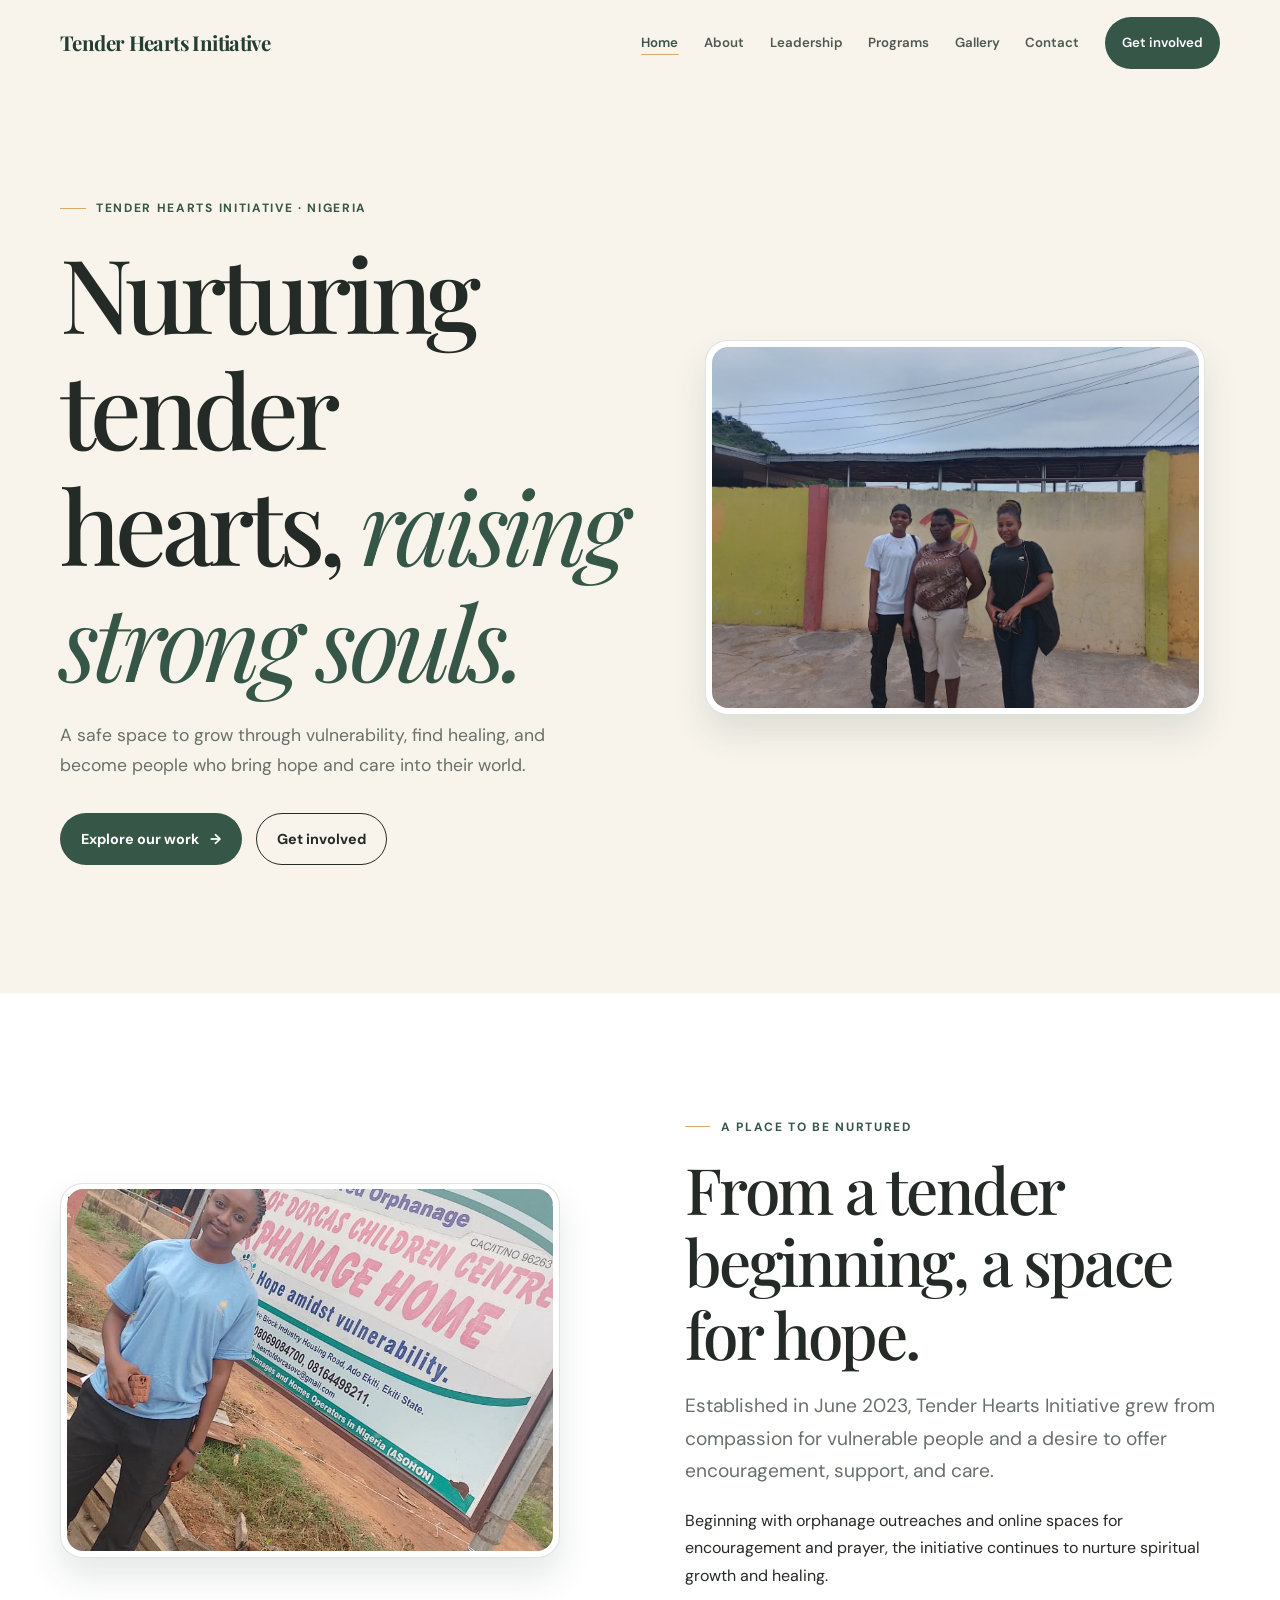
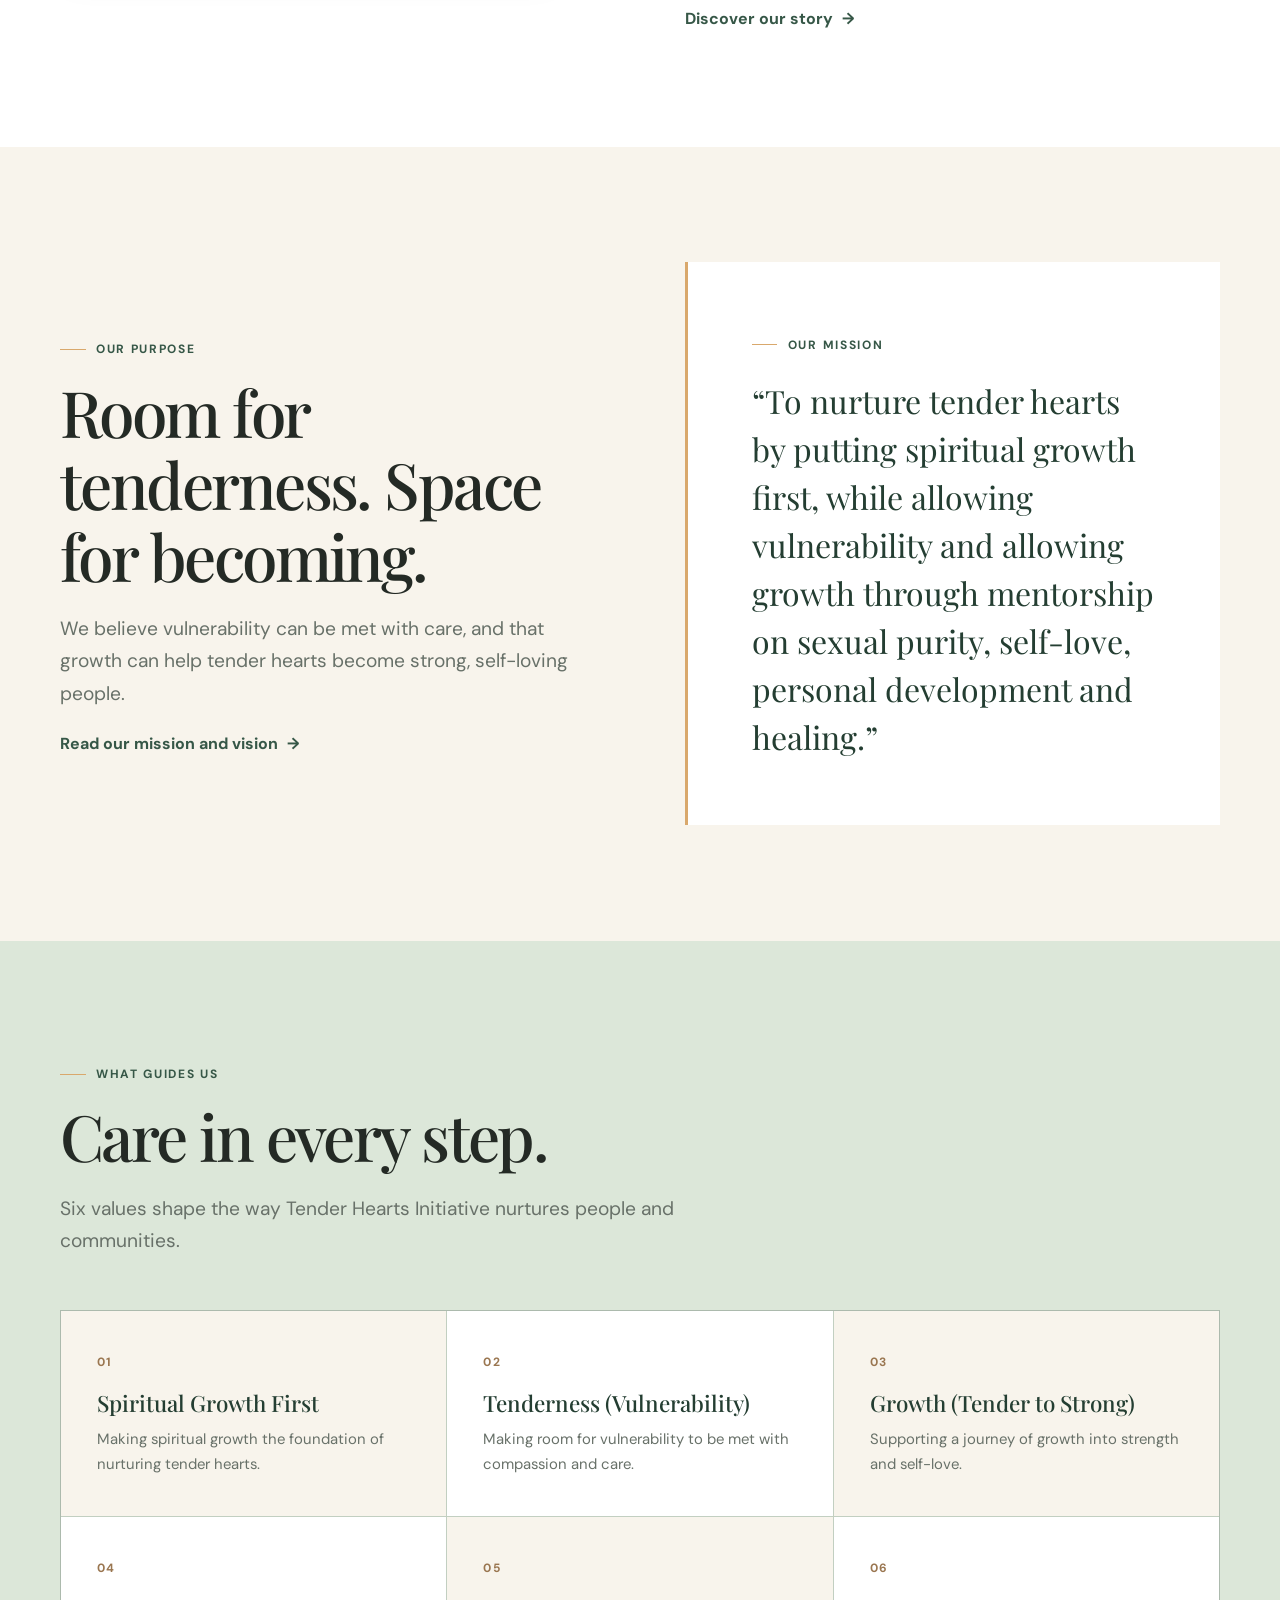
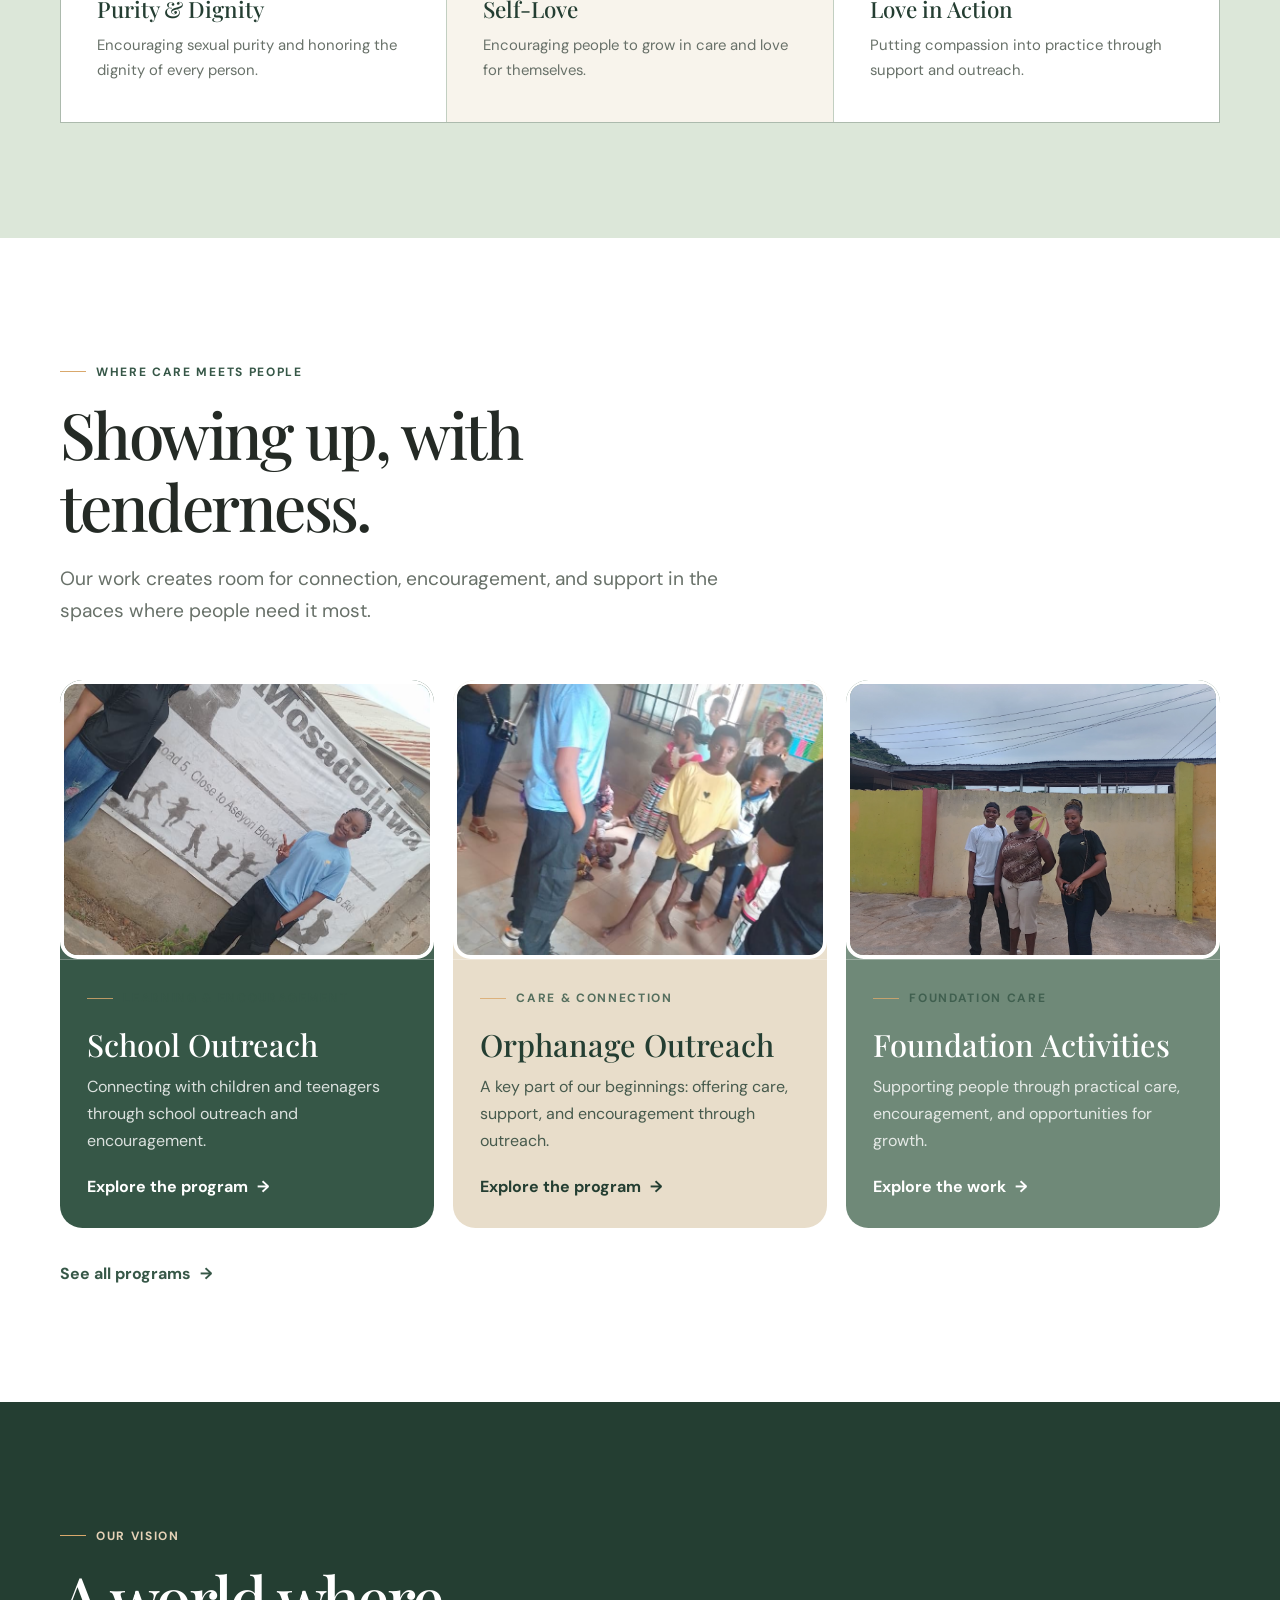
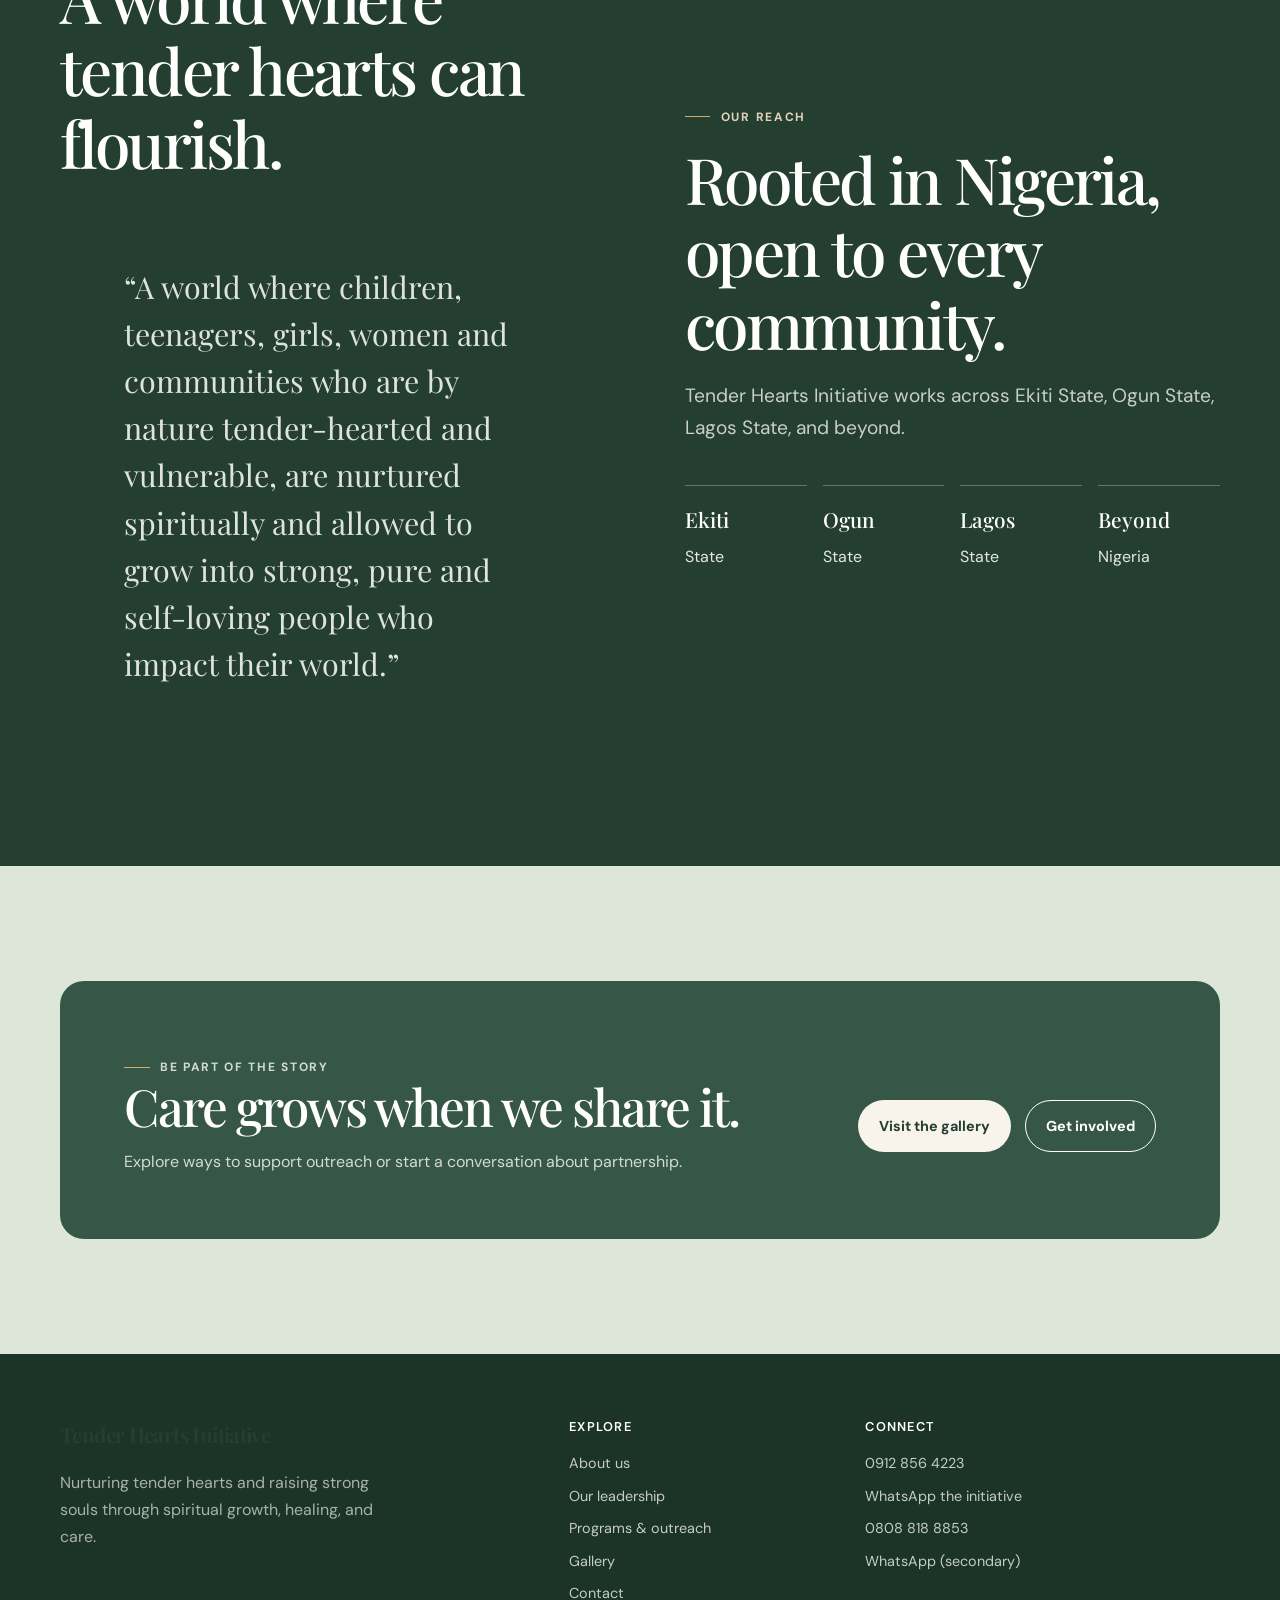
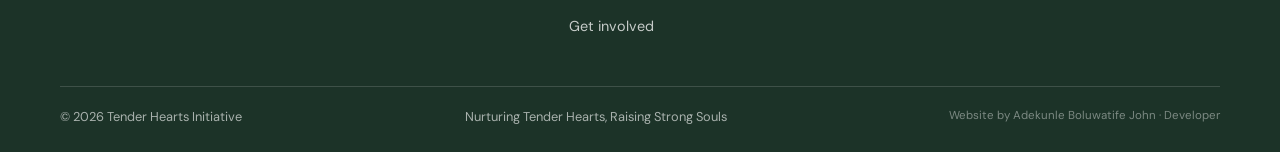
<file: index.html>
<!doctype html>
<html lang="en">
<head>
  <meta charset="utf-8">
  <meta name="viewport" content="width=device-width, initial-scale=1">
  <title>Tender Hearts Initiative | Nurturing Tender Hearts</title>
  <meta name="description" content="Tender Hearts Initiative nurtures vulnerable children, teenagers, girls, women, and communities through spiritual growth, healing, mentorship, and outreach in Nigeria.">
  <meta property="og:type" content="website">
  <meta property="og:title" content="Tender Hearts Initiative">
  <meta property="og:description" content="Nurturing Tender Hearts, Raising Strong Souls.">
  <meta property="og:site_name" content="Tender Hearts Initiative">
  <meta property="og:image" content="assets/images/brand/tender-hearts-logo.jpg">
  <meta name="twitter:card" content="summary">
  <meta name="twitter:image" content="assets/images/brand/tender-hearts-logo.jpg">
  <meta name="theme-color" content="#f8f4ec">
  <link rel="icon" type="image/svg+xml" href="assets/images/brand/favicon.svg">
  <link rel="stylesheet" href="css/style.css">
  <script src="js/main.js" defer></script>
</head>
<body>
  <a class="skip-link" href="#main">Skip to content</a>
  <header class="site-header">
    <div class="container nav-wrap">
      <a class="brand" href="index.html" aria-label="Tender Hearts Initiative home"><span class="brand-wordmark">Tender Hearts Initiative</span></a>
      <button class="menu-toggle" type="button" aria-label="Open navigation menu" aria-expanded="false" aria-controls="primary-navigation"><span></span><span></span></button>
      <nav class="primary-nav" id="primary-navigation" aria-label="Main navigation">
        <a href="index.html" aria-current="page">Home</a><a href="about.html">About</a><a href="leadership.html">Leadership</a><a href="programs.html">Programs</a><a href="gallery.html">Gallery</a><a href="contact.html">Contact</a><a class="button button--primary" href="get-involved.html">Get involved</a>
      </nav>
    </div>
  </header>
  <main id="main">
    <section class="hero">
      <div class="container hero-grid">
        <div class="hero-copy reveal">
          <p class="eyebrow">Tender Hearts Initiative · Nigeria</p>
          <h1>Nurturing tender hearts, <em>raising strong souls.</em></h1>
          <p>A safe space to grow through vulnerability, find healing, and become people who bring hope and care into their world.</p>
          <div class="button-row"><a class="button button--primary" href="programs.html">Explore our work <span aria-hidden="true">→</span></a><a class="button button--outline" href="get-involved.html">Get involved</a></div>
        </div>
        <figure class="hero-photo reveal reveal-delay-1"><img src="assets/images/gallery/community-visit-01.jpg" alt="Tender Hearts Initiative team members together during a community visit" fetchpriority="high" width="1024" height="768"></figure>
      </div>
    </section>

    <section class="section section--white">
      <div class="container split">
        <figure class="photo-feature reveal"><img src="assets/images/gallery/orphanage-visit-01.jpg" alt="A Tender Hearts Initiative team member at an orphanage" loading="lazy" width="765" height="1020"><figcaption>Rooted in compassion · Growing with care</figcaption></figure>
        <div class="reveal reveal-delay-1"><p class="eyebrow">A place to be nurtured</p><h2>From a tender beginning, a space for hope.</h2><p class="lede">Established in June 2023, Tender Hearts Initiative grew from compassion for vulnerable people and a desire to offer encouragement, support, and care.</p><p>Beginning with orphanage outreaches and online spaces for encouragement and prayer, the initiative continues to nurture spiritual growth and healing.</p><a class="text-link" href="about.html">Discover our story</a></div>
      </div>
    </section>

    <section class="section">
      <div class="container split">
        <div class="reveal"><p class="eyebrow">Our purpose</p><h2>Room for tenderness. Space for becoming.</h2><p class="lede">We believe vulnerability can be met with care, and that growth can help tender hearts become strong, self-loving people.</p><a class="text-link" href="about.html#mission">Read our mission and vision</a></div>
        <div class="mission-card reveal reveal-delay-1"><p class="eyebrow">Our mission</p><blockquote>“To nurture tender hearts by putting spiritual growth first, while allowing vulnerability and allowing growth through mentorship on sexual purity, self-love, personal development and healing.”</blockquote></div>
      </div>
    </section>

    <section class="section section--sage">
      <div class="container">
        <div class="section-heading reveal"><p class="eyebrow">What guides us</p><h2>Care in every step.</h2><p class="lede">Six values shape the way Tender Hearts Initiative nurtures people and communities.</p></div>
        <div class="values-grid">
          <article class="value-card reveal"><span class="value-number">01</span><h3>Spiritual Growth First</h3><p>Making spiritual growth the foundation of nurturing tender hearts.</p></article>
          <article class="value-card reveal reveal-delay-1"><span class="value-number">02</span><h3>Tenderness (Vulnerability)</h3><p>Making room for vulnerability to be met with compassion and care.</p></article>
          <article class="value-card reveal reveal-delay-2"><span class="value-number">03</span><h3>Growth (Tender to Strong)</h3><p>Supporting a journey of growth into strength and self-love.</p></article>
          <article class="value-card reveal"><span class="value-number">04</span><h3>Purity &amp; Dignity</h3><p>Encouraging sexual purity and honoring the dignity of every person.</p></article>
          <article class="value-card reveal reveal-delay-1"><span class="value-number">05</span><h3>Self-Love</h3><p>Encouraging people to grow in care and love for themselves.</p></article>
          <article class="value-card reveal reveal-delay-2"><span class="value-number">06</span><h3>Love in Action</h3><p>Putting compassion into practice through support and outreach.</p></article>
        </div>
      </div>
    </section>

    <section class="section section--white">
      <div class="container">
        <div class="section-heading reveal"><p class="eyebrow">Where care meets people</p><h2>Showing up, with tenderness.</h2><p class="lede">Our work creates room for connection, encouragement, and support in the spaces where people need it most.</p></div>
        <div class="program-grid">
          <article class="program-card reveal"><div><div class="program-card-art"><img src="assets/images/gallery/outreach-team-01.jpg" alt="Tender Hearts Initiative team members during outreach" loading="lazy" width="765" height="1020"></div><p class="eyebrow">Learning &amp; encouragement</p><h3>School Outreach</h3><p>Connecting with children and teenagers through school outreach and encouragement.</p></div><a class="text-link" href="programs.html#school">Explore the program</a></article>
          <article class="program-card reveal reveal-delay-1"><div><div class="program-card-art"><img src="assets/images/gallery/children-visit-01.jpg" alt="A visit with children in an indoor community setting" loading="lazy" width="765" height="1020"></div><p class="eyebrow">Care &amp; connection</p><h3>Orphanage Outreach</h3><p>A key part of our beginnings: offering care, support, and encouragement through outreach.</p></div><a class="text-link" href="programs.html#orphanage">Explore the program</a></article>
          <article class="program-card reveal reveal-delay-2"><div><div class="program-card-art"><img src="assets/images/gallery/community-visit-01.jpg" alt="Tender Hearts Initiative team members during a foundation visit" loading="lazy" width="1024" height="768"></div><p class="eyebrow">Foundation care</p><h3>Foundation Activities</h3><p>Supporting people through practical care, encouragement, and opportunities for growth.</p></div><a class="text-link" href="programs.html#foundation">Explore the work</a></article>
        </div>
        <p style="margin:2rem 0 0"><a class="text-link" href="programs.html">See all programs</a></p>
      </div>
    </section>

    <section class="section section--green">
      <div class="container">
        <div class="split">
          <div class="reveal"><p class="eyebrow">Our vision</p><h2>A world where tender hearts can flourish.</h2><div class="vision-card"><p>“A world where children, teenagers, girls, women and communities who are by nature tender-hearted and vulnerable, are nurtured spiritually and allowed to grow into strong, pure and self-loving people who impact their world.”</p></div></div>
          <div class="reveal reveal-delay-1"><p class="eyebrow">Our reach</p><h2>Rooted in Nigeria, open to every community.</h2><p class="lede">Tender Hearts Initiative works across Ekiti State, Ogun State, Lagos State, and beyond.</p><div class="reach-list"><div class="reach-item"><strong>Ekiti</strong>State</div><div class="reach-item"><strong>Ogun</strong>State</div><div class="reach-item"><strong>Lagos</strong>State</div><div class="reach-item"><strong>Beyond</strong>Nigeria</div></div></div>
        </div>
      </div>
    </section>

    <section class="section section--sage">
      <div class="container callout reveal"><div><p class="eyebrow">Be part of the story</p><h2>Care grows when we share it.</h2><p>Explore ways to support outreach or start a conversation about partnership.</p></div><div class="button-row"><a class="button button--light" href="gallery.html">Visit the gallery</a><a class="button button--outline" href="get-involved.html">Get involved</a></div></div>
    </section>
  </main>
  <footer class="site-footer">
    <div class="container"><div class="footer-grid">
      <div><a class="brand" href="index.html" aria-label="Tender Hearts Initiative home"><span class="brand-wordmark">Tender Hearts Initiative</span></a><p style="max-width:330px;margin-top:1rem">Nurturing tender hearts and raising strong souls through spiritual growth, healing, and care.</p></div>
      <div><h2 class="footer-title">Explore</h2><div class="footer-links"><a href="about.html">About us</a><a href="leadership.html">Our leadership</a><a href="programs.html">Programs &amp; outreach</a><a href="gallery.html">Gallery</a><a href="contact.html">Contact</a><a href="get-involved.html">Get involved</a></div></div>
      <div><h2 class="footer-title">Connect</h2><div class="footer-links"><a href="tel:+2349128564223">0912 856 4223</a><a href="https://wa.me/2349128564223">WhatsApp the initiative</a><a href="tel:+2348088188853">0808 818 8853</a><a href="https://wa.me/2348088188853">WhatsApp (secondary)</a></div></div>
    </div><div class="footer-bottom"><p>© <span data-year></span> Tender Hearts Initiative</p><p>Nurturing Tender Hearts, Raising Strong Souls</p><p class="developer-credit">Website by <a href="https://adekunle-dev.onrender.com/" target="_blank" rel="noopener noreferrer">Adekunle Boluwatife John · Developer</a></p></div></div>
  </footer>
</body>
</html>
</file>
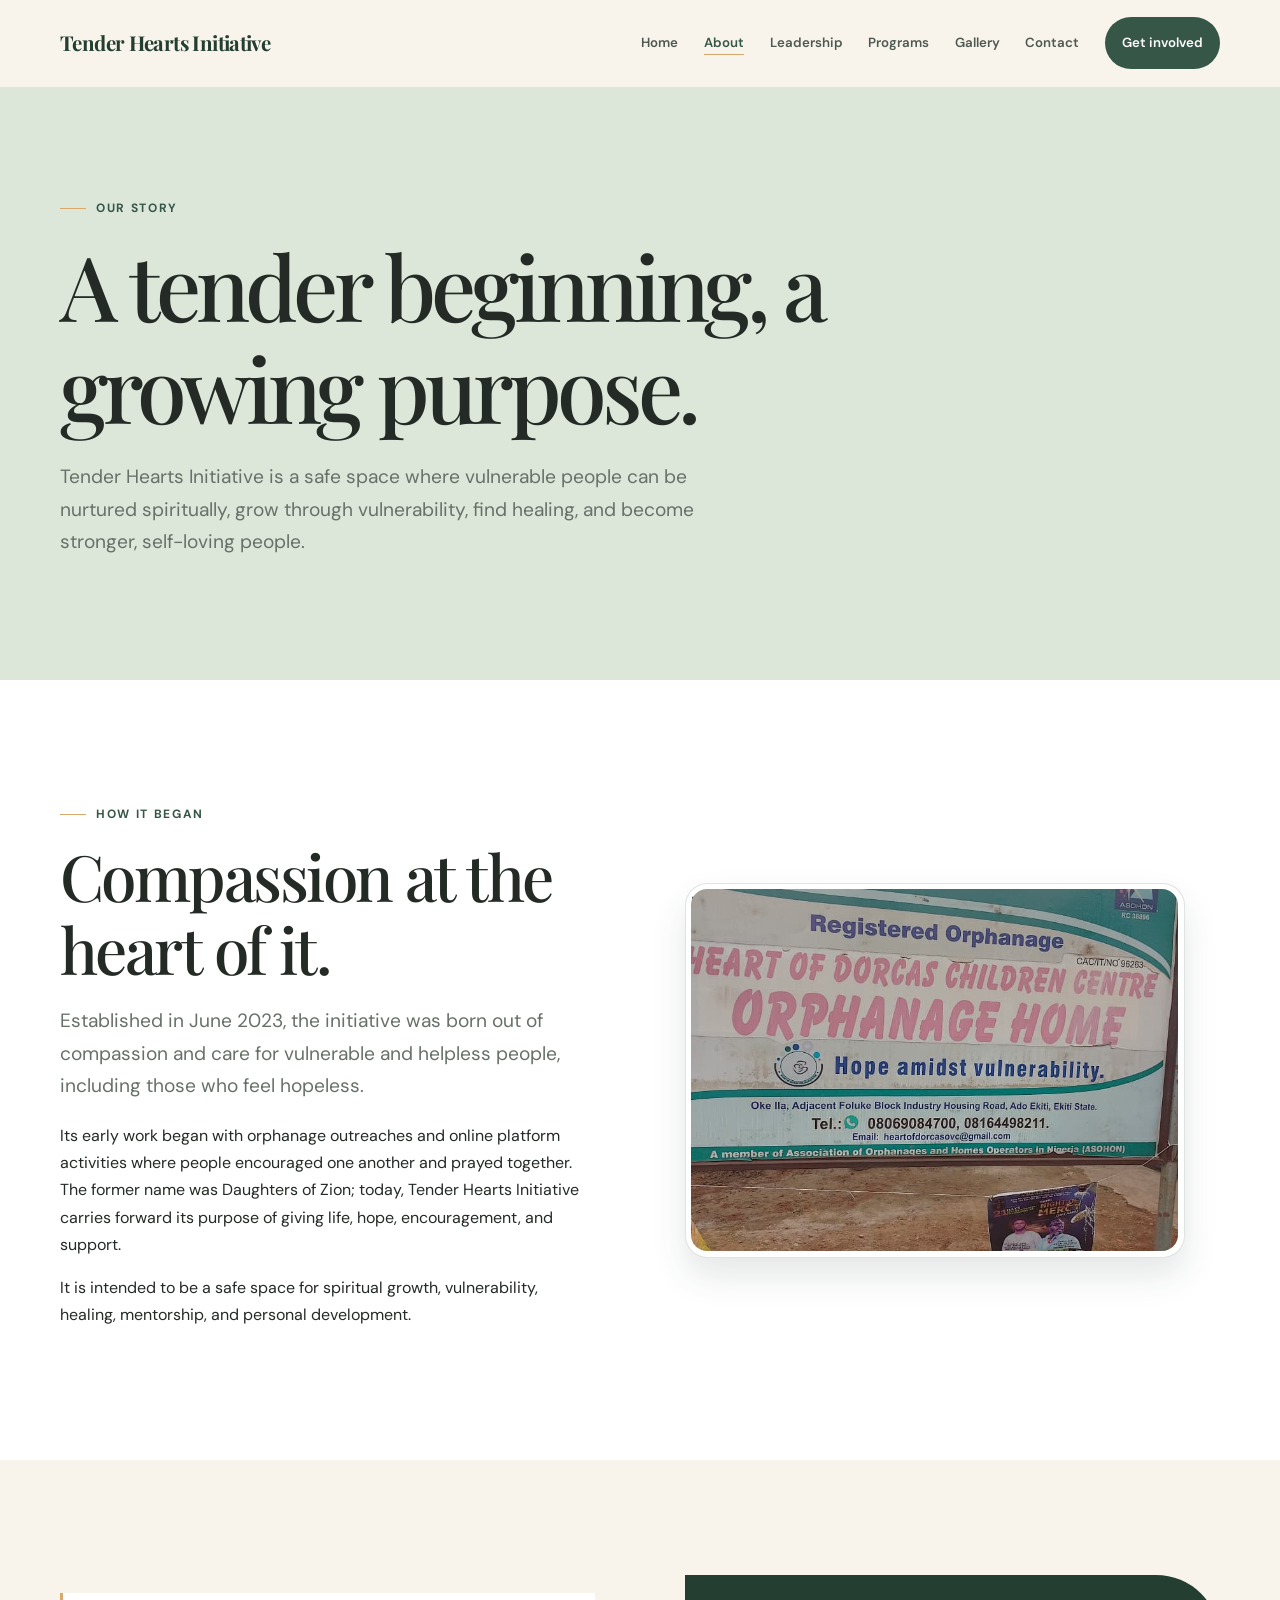
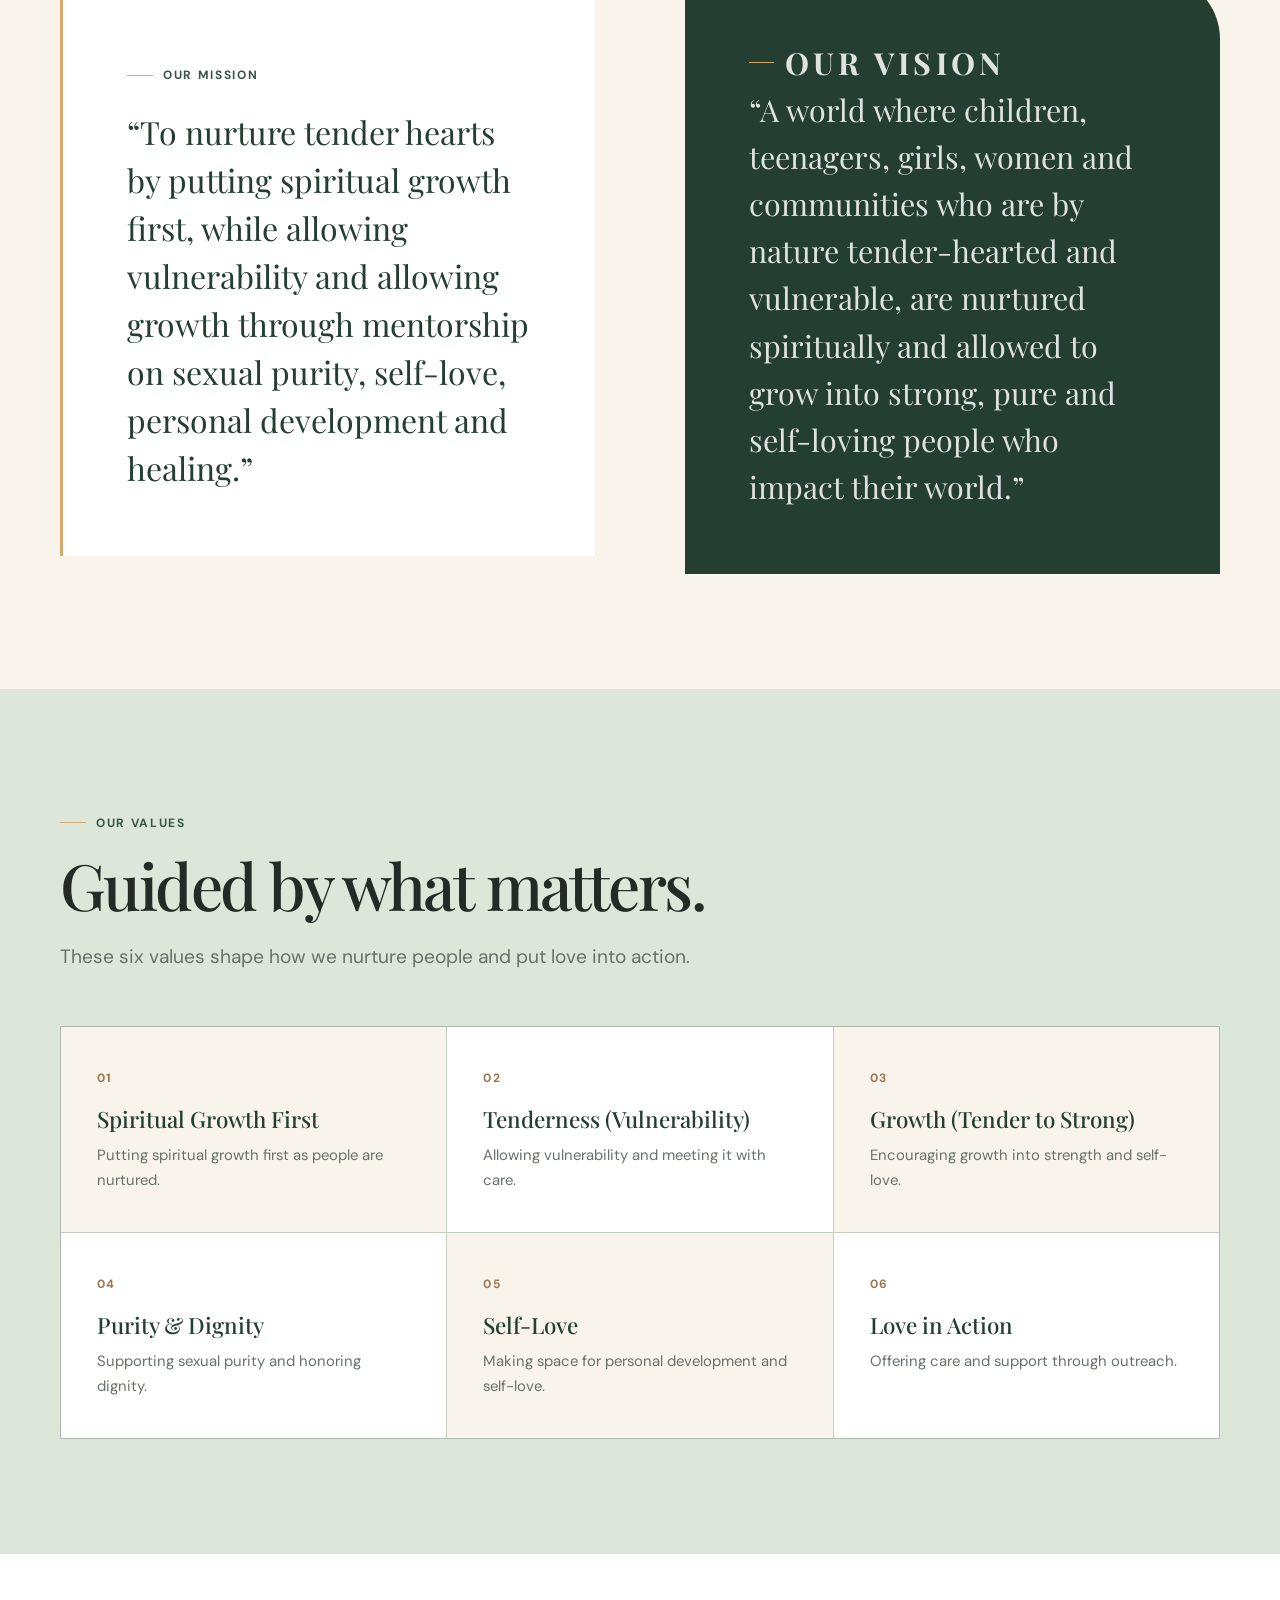
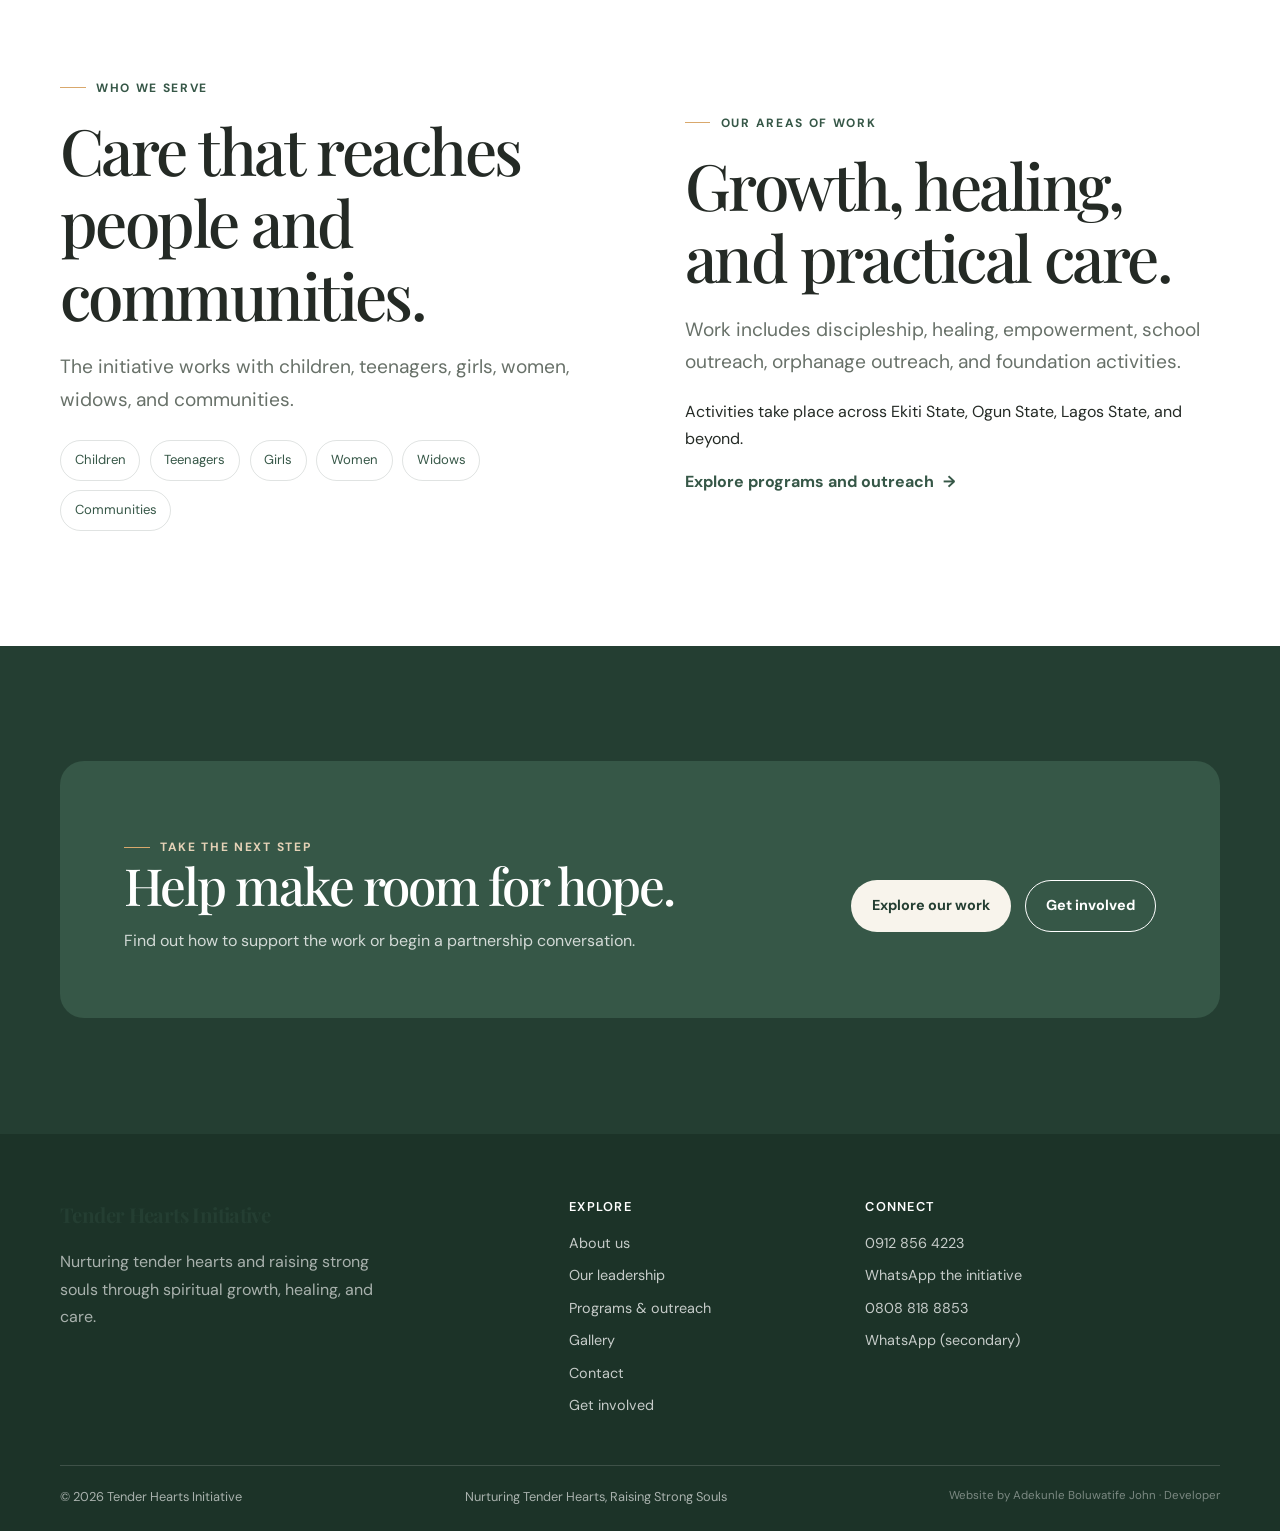
<file: about.html>
<!doctype html>
<html lang="en">
<head>
  <meta charset="utf-8"><meta name="viewport" content="width=device-width, initial-scale=1">
  <title>About Us | Tender Hearts Initiative</title>
  <meta name="description" content="Learn about Tender Hearts Initiative, formerly Daughters of Zion, its origin, purpose, mission, vision, values, and work in Nigeria.">
  <meta property="og:type" content="website"><meta property="og:title" content="About Us | Tender Hearts Initiative"><meta property="og:description" content="A safe space for spiritual growth, vulnerability, healing, and becoming stronger."><meta property="og:site_name" content="Tender Hearts Initiative"><meta property="og:image" content="assets/images/brand/tender-hearts-logo.jpg"><meta property="twitter:card" content="summary"><meta property="twitter:image" content="assets/images/brand/tender-hearts-logo.jpg">
  <meta name="theme-color" content="#f8f4ec"><link rel="icon" type="image/svg+xml" href="assets/images/brand/favicon.svg"><link rel="stylesheet" href="css/style.css"><script src="js/main.js" defer></script>
</head>
<body><a class="skip-link" href="#main">Skip to content</a>
<header class="site-header"><div class="container nav-wrap"><a class="brand" href="index.html" aria-label="Tender Hearts Initiative home"><span class="brand-wordmark">Tender Hearts Initiative</span></a><button class="menu-toggle" type="button" aria-label="Open navigation menu" aria-expanded="false" aria-controls="primary-navigation"><span></span><span></span></button><nav class="primary-nav" id="primary-navigation" aria-label="Main navigation"><a href="index.html">Home</a><a href="about.html" aria-current="page">About</a><a href="leadership.html">Leadership</a><a href="programs.html">Programs</a><a href="gallery.html">Gallery</a><a href="contact.html">Contact</a><a class="button button--primary" href="get-involved.html">Get involved</a></nav></div></header>
<main id="main">
  <section class="page-hero"><div class="container reveal"><p class="eyebrow">Our story</p><h1>A tender beginning, a growing purpose.</h1><p class="lede">Tender Hearts Initiative is a safe space where vulnerable people can be nurtured spiritually, grow through vulnerability, find healing, and become stronger, self-loving people.</p></div></section>
  <section class="section section--white"><div class="container split"><div class="reveal"><p class="eyebrow">How it began</p><h2>Compassion at the heart of it.</h2><p class="lede">Established in June 2023, the initiative was born out of compassion and care for vulnerable and helpless people, including those who feel hopeless.</p><p>Its early work began with orphanage outreaches and online platform activities where people encouraged one another and prayed together. The former name was Daughters of Zion; today, Tender Hearts Initiative carries forward its purpose of giving life, hope, encouragement, and support.</p><p>It is intended to be a safe space for spiritual growth, vulnerability, healing, mentorship, and personal development.</p></div><figure class="photo-feature reveal reveal-delay-1"><img src="assets/images/gallery/orphanage-centre-01.jpg" alt="A sign at an orphanage visited by Tender Hearts Initiative" loading="lazy" width="765" height="1020"><figcaption>Beginning with care and connection</figcaption></figure></div></section>
  <section class="section" id="mission"><div class="container split"><div class="mission-card reveal"><p class="eyebrow">Our mission</p><blockquote>“To nurture tender hearts by putting spiritual growth first, while allowing vulnerability and allowing growth through mentorship on sexual purity, self-love, personal development and healing.”</blockquote></div><div class="vision-card reveal reveal-delay-1"><p class="eyebrow">Our vision</p><p>“A world where children, teenagers, girls, women and communities who are by nature tender-hearted and vulnerable, are nurtured spiritually and allowed to grow into strong, pure and self-loving people who impact their world.”</p></div></div></section>
  <section class="section section--sage"><div class="container"><div class="section-heading reveal"><p class="eyebrow">Our values</p><h2>Guided by what matters.</h2><p class="lede">These six values shape how we nurture people and put love into action.</p></div><div class="values-grid">
    <article class="value-card reveal"><span class="value-number">01</span><h3>Spiritual Growth First</h3><p>Putting spiritual growth first as people are nurtured.</p></article><article class="value-card reveal reveal-delay-1"><span class="value-number">02</span><h3>Tenderness (Vulnerability)</h3><p>Allowing vulnerability and meeting it with care.</p></article><article class="value-card reveal reveal-delay-2"><span class="value-number">03</span><h3>Growth (Tender to Strong)</h3><p>Encouraging growth into strength and self-love.</p></article><article class="value-card reveal"><span class="value-number">04</span><h3>Purity &amp; Dignity</h3><p>Supporting sexual purity and honoring dignity.</p></article><article class="value-card reveal reveal-delay-1"><span class="value-number">05</span><h3>Self-Love</h3><p>Making space for personal development and self-love.</p></article><article class="value-card reveal reveal-delay-2"><span class="value-number">06</span><h3>Love in Action</h3><p>Offering care and support through outreach.</p></article>
  </div></div></section>
  <section class="section section--white"><div class="container split"><div><p class="eyebrow">Who we serve</p><h2>Care that reaches people and communities.</h2><p class="lede">The initiative works with children, teenagers, girls, women, widows, and communities.</p><div class="audience-list"><span>Children</span><span>Teenagers</span><span>Girls</span><span>Women</span><span>Widows</span><span>Communities</span></div></div><div><p class="eyebrow">Our areas of work</p><h2>Growth, healing, and practical care.</h2>  <p class="lede">Work includes discipleship, healing, empowerment, school outreach, orphanage outreach, and foundation activities.</p><p>Activities take place across Ekiti State, Ogun State, Lagos State, and beyond.</p><a class="text-link" href="programs.html">Explore programs and outreach</a></div></div></section>  <section class="section section--green"><div class="container callout reveal"><div><p class="eyebrow">Take the next step</p><h2>Help make room for hope.</h2><p>Find out how to support the work or begin a partnership conversation.</p></div><div class="button-row"><a class="button button--light" href="programs.html">Explore our work</a><a class="button button--outline" href="get-involved.html">Get involved</a></div></div></section>
</main>
<footer class="site-footer"><div class="container"><div class="footer-grid"><div><a class="brand" href="index.html" aria-label="Tender Hearts Initiative home"><span class="brand-wordmark">Tender Hearts Initiative</span></a><p style="max-width:330px;margin-top:1rem">Nurturing tender hearts and raising strong souls through spiritual growth, healing, and care.</p></div><div><h2 class="footer-title">Explore</h2><div class="footer-links"><a href="about.html">About us</a><a href="leadership.html">Our leadership</a><a href="programs.html">Programs &amp; outreach</a><a href="gallery.html">Gallery</a><a href="contact.html">Contact</a><a href="get-involved.html">Get involved</a></div></div><div><h2 class="footer-title">Connect</h2><div class="footer-links"><a href="tel:+2349128564223">0912 856 4223</a><a href="https://wa.me/2349128564223">WhatsApp the initiative</a><a href="tel:+2348088188853">0808 818 8853</a><a href="https://wa.me/2348088188853">WhatsApp (secondary)</a></div></div></div><div class="footer-bottom"><p>© <span data-year></span> Tender Hearts Initiative</p><p>Nurturing Tender Hearts, Raising Strong Souls</p><p class="developer-credit">Website by <a href="https://adekunle-dev.onrender.com/" target="_blank" rel="noopener noreferrer">Adekunle Boluwatife John · Developer</a></p></div></div></footer>
</body></html>
</file>
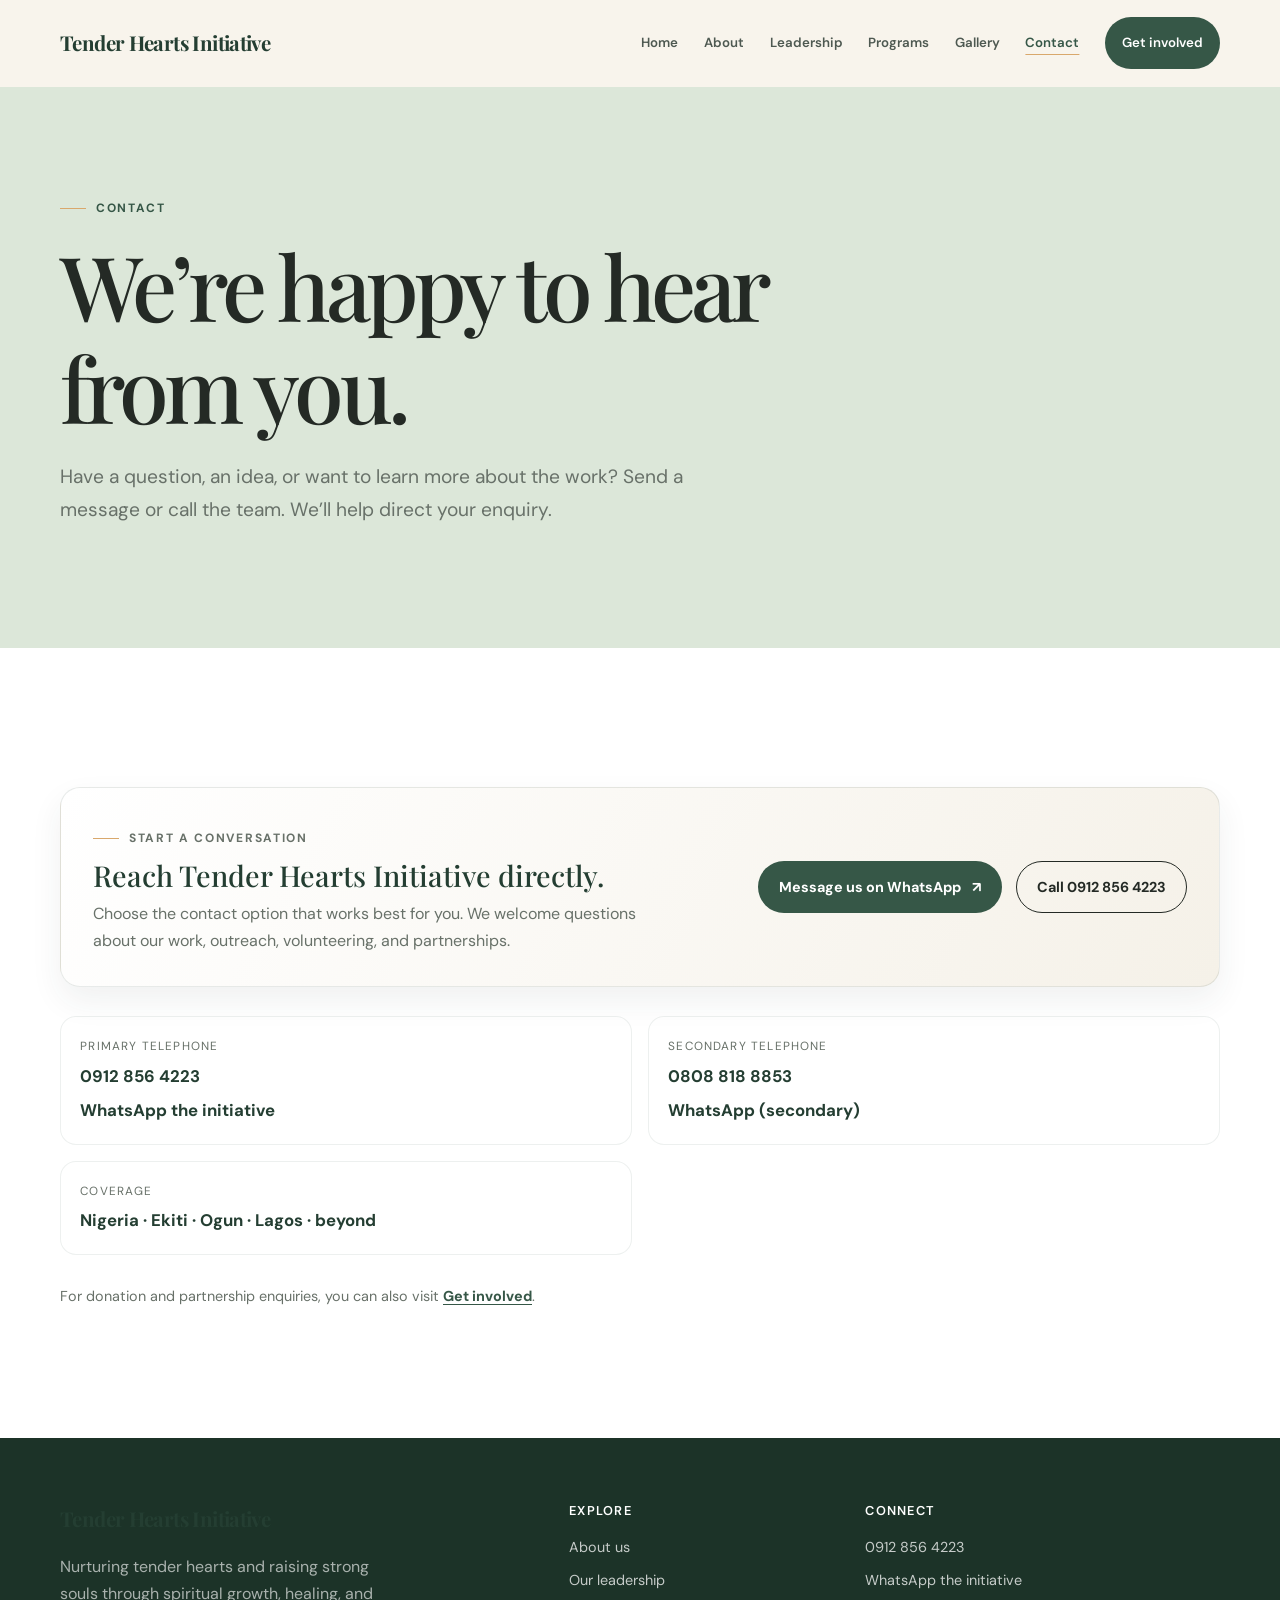
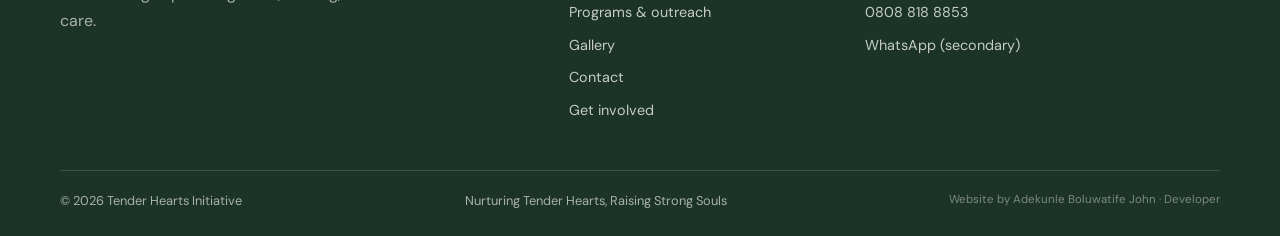
<file: contact.html>
<!doctype html>
<html lang="en">
<head>
  <meta charset="utf-8"><meta name="viewport" content="width=device-width, initial-scale=1">
  <title>Contact | Tender Hearts Initiative</title>
  <meta name="description" content="Contact Tender Hearts Initiative by phone or WhatsApp about the foundation's work, outreach, or partnerships.">
  <meta property="og:type" content="website"><meta property="og:title" content="Contact | Tender Hearts Initiative"><meta property="og:description" content="Get in touch with Tender Hearts Initiative by phone or WhatsApp."><meta property="og:site_name" content="Tender Hearts Initiative"><meta property="og:image" content="assets/images/brand/tender-hearts-logo.jpg"><meta property="twitter:card" content="summary"><meta property="twitter:image" content="assets/images/brand/tender-hearts-logo.jpg">
  <meta name="theme-color" content="#f8f4ec"><link rel="icon" type="image/svg+xml" href="assets/images/brand/favicon.svg"><link rel="stylesheet" href="css/style.css"><script src="js/main.js" defer></script>
</head>
<body><a class="skip-link" href="#main">Skip to content</a>
<header class="site-header"><div class="container nav-wrap"><a class="brand" href="index.html" aria-label="Tender Hearts Initiative home"><span class="brand-wordmark">Tender Hearts Initiative</span></a><button class="menu-toggle" type="button" aria-label="Open navigation menu" aria-expanded="false" aria-controls="primary-navigation"><span></span><span></span></button><nav class="primary-nav" id="primary-navigation" aria-label="Main navigation"><a href="index.html">Home</a><a href="about.html">About</a><a href="leadership.html">Leadership</a><a href="programs.html">Programs</a><a href="gallery.html">Gallery</a><a href="contact.html" aria-current="page">Contact</a><a class="button button--primary" href="get-involved.html">Get involved</a></nav></div></header>
<main id="main">
  <section class="page-hero"><div class="container reveal"><p class="eyebrow">Contact</p><h1>We’re happy to hear from you.</h1><p class="lede">Have a question, an idea, or want to learn more about the work? Send a message or call the team. We’ll help direct your enquiry.</p></div></section>
  <section class="section section--white">
    <div class="container">
      <div class="contact-prompt reveal">
        <div><p class="eyebrow">Start a conversation</p><h3>Reach Tender Hearts Initiative directly.</h3><p>Choose the contact option that works best for you. We welcome questions about our work, outreach, volunteering, and partnerships.</p></div>
        <div class="button-row"><a class="button button--primary" href="https://wa.me/2349128564223">Message us on WhatsApp <span aria-hidden="true">↗</span></a><a class="button button--outline" href="tel:+2349128564223">Call 0912 856 4223</a></div>
      </div>
      <div class="contact-list">
        <div class="contact-item"><span>Primary telephone</span><a href="tel:+2349128564223">0912 856 4223</a><br><a href="https://wa.me/2349128564223">WhatsApp the initiative</a></div>
        <div class="contact-item"><span>Secondary telephone</span><a href="tel:+2348088188853">0808 818 8853</a><br><a href="https://wa.me/2348088188853">WhatsApp (secondary)</a></div>
        <div class="contact-item"><span>Coverage</span><strong>Nigeria · Ekiti · Ogun · Lagos · beyond</strong></div>
      </div>
      <p class="contact-note">For donation and partnership enquiries, you can also visit <a href="get-involved.html">Get involved</a>.</p>
    </div>
  </section>
</main>
<footer class="site-footer"><div class="container"><div class="footer-grid"><div><a class="brand" href="index.html" aria-label="Tender Hearts Initiative home"><span class="brand-wordmark">Tender Hearts Initiative</span></a><p style="max-width:330px;margin-top:1rem">Nurturing tender hearts and raising strong souls through spiritual growth, healing, and care.</p></div><div><h2 class="footer-title">Explore</h2><div class="footer-links"><a href="about.html">About us</a><a href="leadership.html">Our leadership</a><a href="programs.html">Programs &amp; outreach</a><a href="gallery.html">Gallery</a><a href="contact.html">Contact</a><a href="get-involved.html">Get involved</a></div></div><div><h2 class="footer-title">Connect</h2><div class="footer-links"><a href="tel:+2349128564223">0912 856 4223</a><a href="https://wa.me/2349128564223">WhatsApp the initiative</a><a href="tel:+2348088188853">0808 818 8853</a><a href="https://wa.me/2348088188853">WhatsApp (secondary)</a></div></div></div><div class="footer-bottom"><p>© <span data-year></span> Tender Hearts Initiative</p><p>Nurturing Tender Hearts, Raising Strong Souls</p><p class="developer-credit">Website by <a href="https://adekunle-dev.onrender.com/" target="_blank" rel="noopener noreferrer">Adekunle Boluwatife John · Developer</a></p></div></div></footer>
</body></html>
</file>
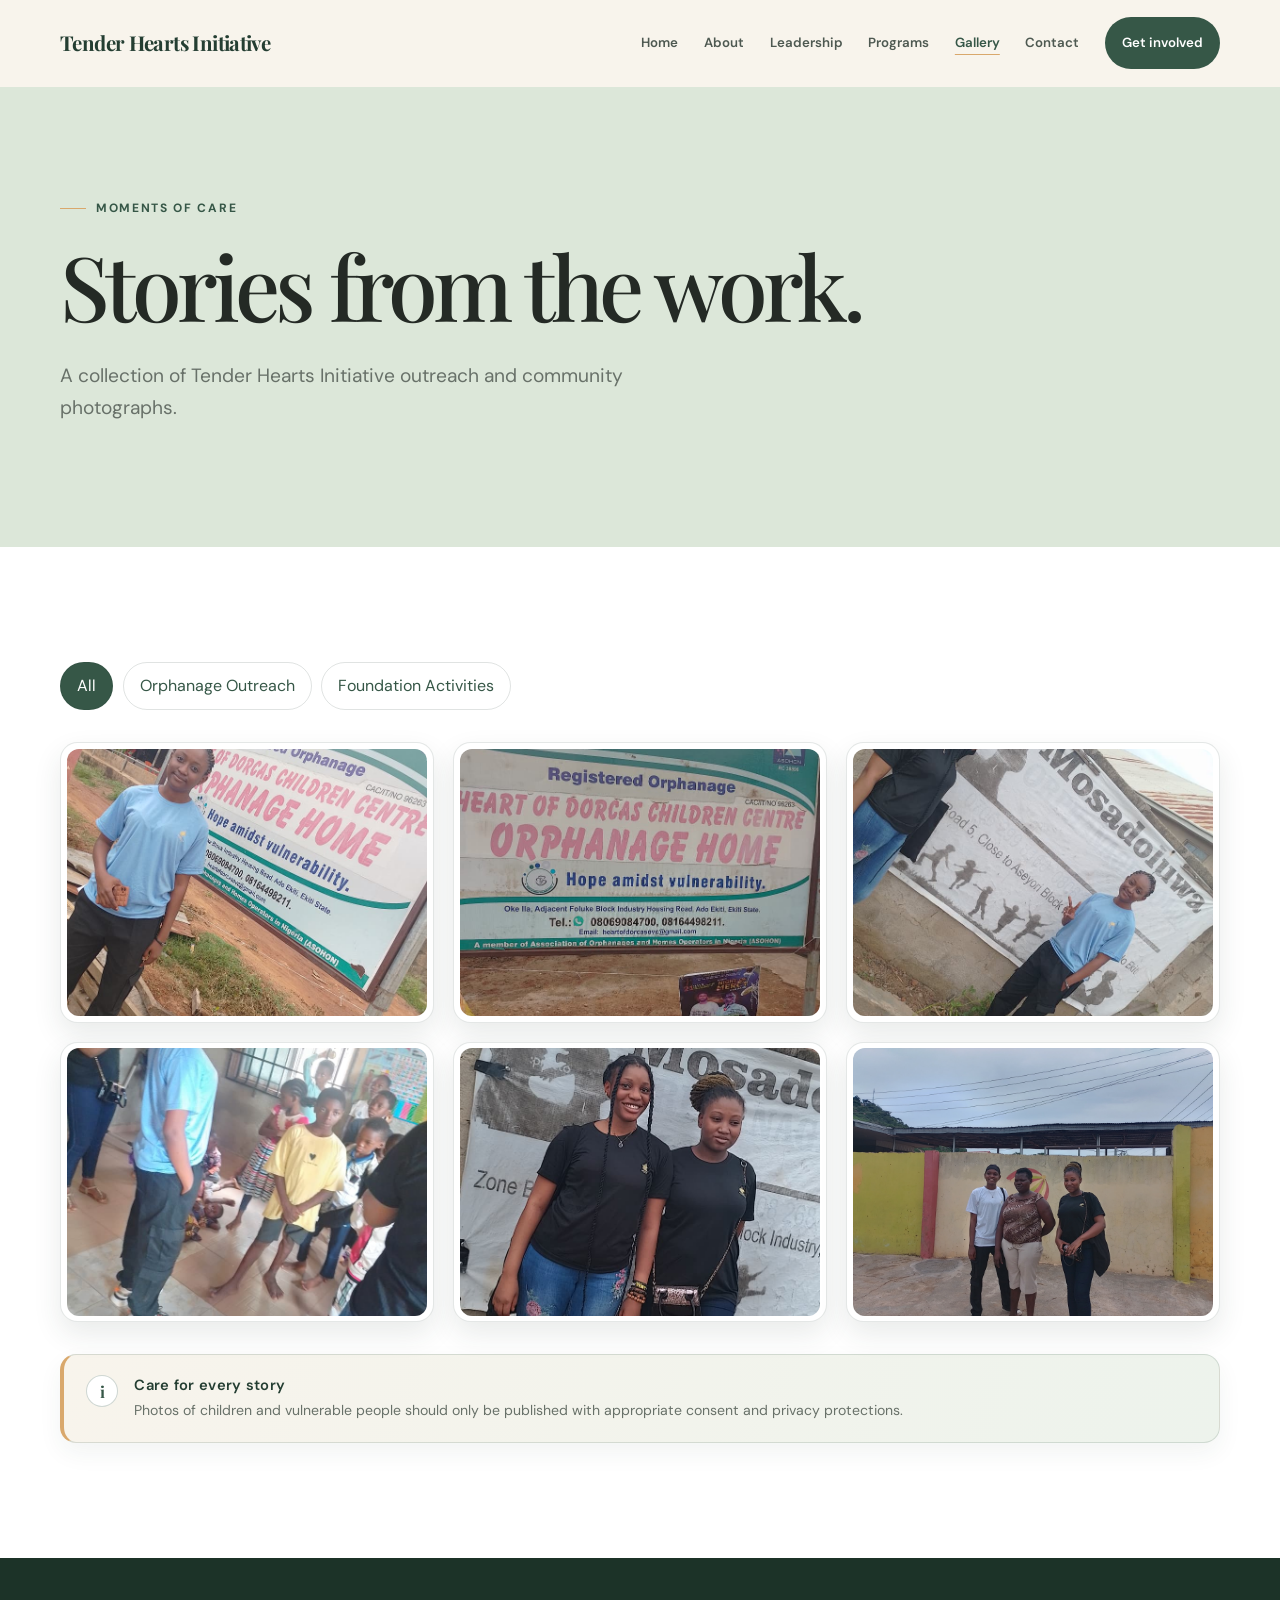
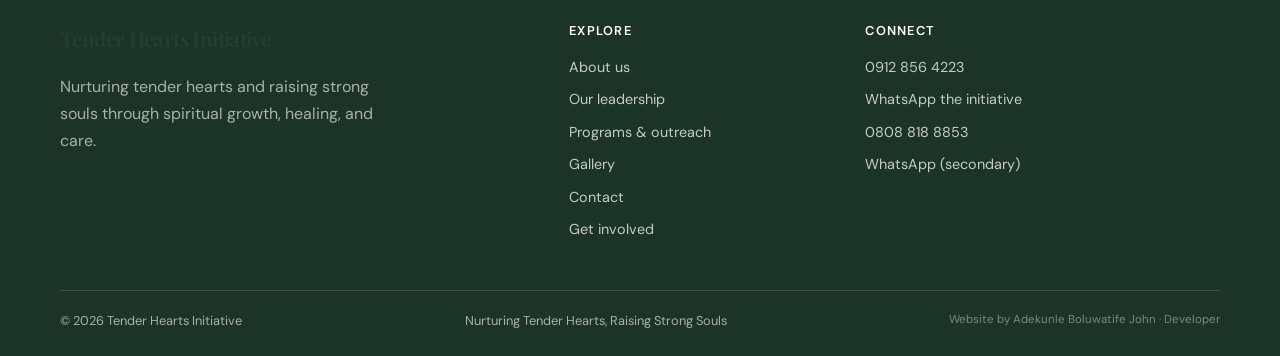
<file: gallery.html>
<!doctype html>
<html lang="en">
<head>
  <meta charset="utf-8"><meta name="viewport" content="width=device-width, initial-scale=1">
  <title>Gallery | Tender Hearts Initiative</title>
  <meta name="description" content="Browse Tender Hearts Initiative gallery photography from approved activities and outreach moments.">
  <meta property="og:type" content="website"><meta property="og:title" content="Gallery | Tender Hearts Initiative"><meta property="og:description" content="Photographs from Tender Hearts Initiative activities and outreach moments."><meta property="og:site_name" content="Tender Hearts Initiative"><meta property="og:image" content="assets/images/brand/tender-hearts-logo.jpg"><meta property="twitter:card" content="summary"><meta property="twitter:image" content="assets/images/brand/tender-hearts-logo.jpg">
  <meta name="theme-color" content="#f8f4ec"><link rel="icon" type="image/svg+xml" href="assets/images/brand/favicon.svg"><link rel="stylesheet" href="css/style.css"><script src="js/main.js" defer></script><script src="js/gallery.js" defer></script>
</head>
<body><a class="skip-link" href="#main">Skip to content</a>
<header class="site-header"><div class="container nav-wrap"><a class="brand" href="index.html" aria-label="Tender Hearts Initiative home"><span class="brand-wordmark">Tender Hearts Initiative</span></a><button class="menu-toggle" type="button" aria-label="Open navigation menu" aria-expanded="false" aria-controls="primary-navigation"><span></span><span></span></button><nav class="primary-nav" id="primary-navigation" aria-label="Main navigation"><a href="index.html">Home</a><a href="about.html">About</a><a href="leadership.html">Leadership</a><a href="programs.html">Programs</a><a href="gallery.html" aria-current="page">Gallery</a><a href="contact.html">Contact</a><a class="button button--primary" href="get-involved.html">Get involved</a></nav></div></header>
<main id="main">
  <section class="page-hero"><div class="container reveal"><p class="eyebrow">Moments of care</p><h1>Stories from the work.</h1><p class="lede">A collection of Tender Hearts Initiative outreach and community photographs.</p></div></section>
  <section class="section section--white"><div class="container">
    <div class="gallery-toolbar" aria-label="Filter gallery photographs"><button class="filter-button" type="button" data-filter="all" aria-pressed="true">All</button><button class="filter-button" type="button" data-filter="orphanage" aria-pressed="false">Orphanage Outreach</button><button class="filter-button" type="button" data-filter="foundation" aria-pressed="false">Foundation Activities</button></div>
    <div class="gallery-grid" id="gallery-grid" aria-live="polite"></div>
    <aside class="privacy-notice" role="note" aria-label="Photo privacy notice">
      <span class="privacy-notice-icon" aria-hidden="true">i</span>
      <div><h2>Care for every story</h2><p>Photos of children and vulnerable people should only be published with appropriate consent and privacy protections.</p></div>
    </aside>
  </div></section>
</main>
<div class="lightbox" id="lightbox" role="dialog" aria-modal="true" aria-label="Gallery image viewer" hidden><div class="lightbox-content"><button class="lightbox-close" type="button" aria-label="Close image viewer">×</button><img id="lightbox-image" alt=""><p class="lightbox-caption" id="lightbox-caption"></p></div></div>
<footer class="site-footer"><div class="container"><div class="footer-grid"><div><a class="brand" href="index.html" aria-label="Tender Hearts Initiative home"><span class="brand-wordmark">Tender Hearts Initiative</span></a><p style="max-width:330px;margin-top:1rem">Nurturing tender hearts and raising strong souls through spiritual growth, healing, and care.</p></div><div><h2 class="footer-title">Explore</h2><div class="footer-links"><a href="about.html">About us</a><a href="leadership.html">Our leadership</a><a href="programs.html">Programs &amp; outreach</a><a href="gallery.html">Gallery</a><a href="contact.html">Contact</a><a href="get-involved.html">Get involved</a></div></div><div><h2 class="footer-title">Connect</h2><div class="footer-links"><a href="tel:+2349128564223">0912 856 4223</a><a href="https://wa.me/2349128564223">WhatsApp the initiative</a><a href="tel:+2348088188853">0808 818 8853</a><a href="https://wa.me/2348088188853">WhatsApp (secondary)</a></div></div></div><div class="footer-bottom"><p>© <span data-year></span> Tender Hearts Initiative</p><p>Nurturing Tender Hearts, Raising Strong Souls</p><p class="developer-credit">Website by <a href="https://adekunle-dev.onrender.com/" target="_blank" rel="noopener noreferrer">Adekunle Boluwatife John · Developer</a></p></div></div></footer>
</body></html>
</file>
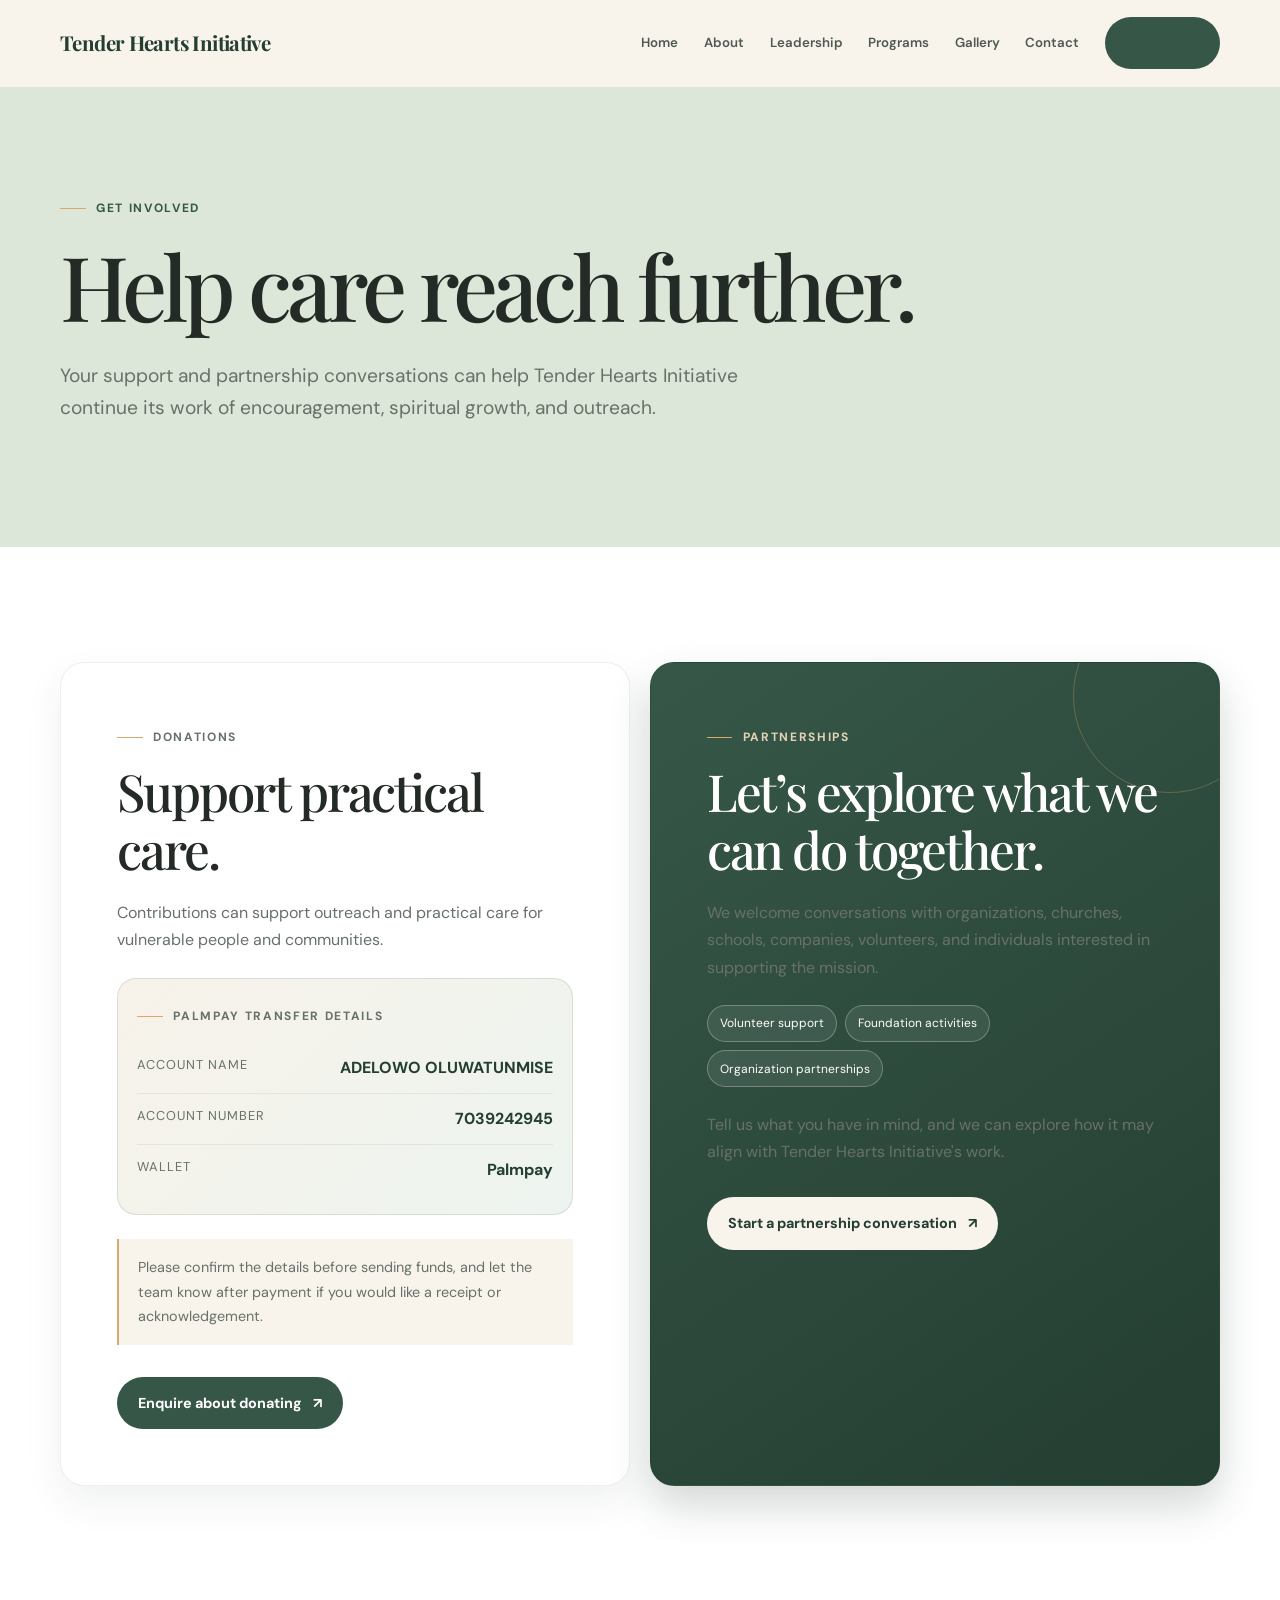
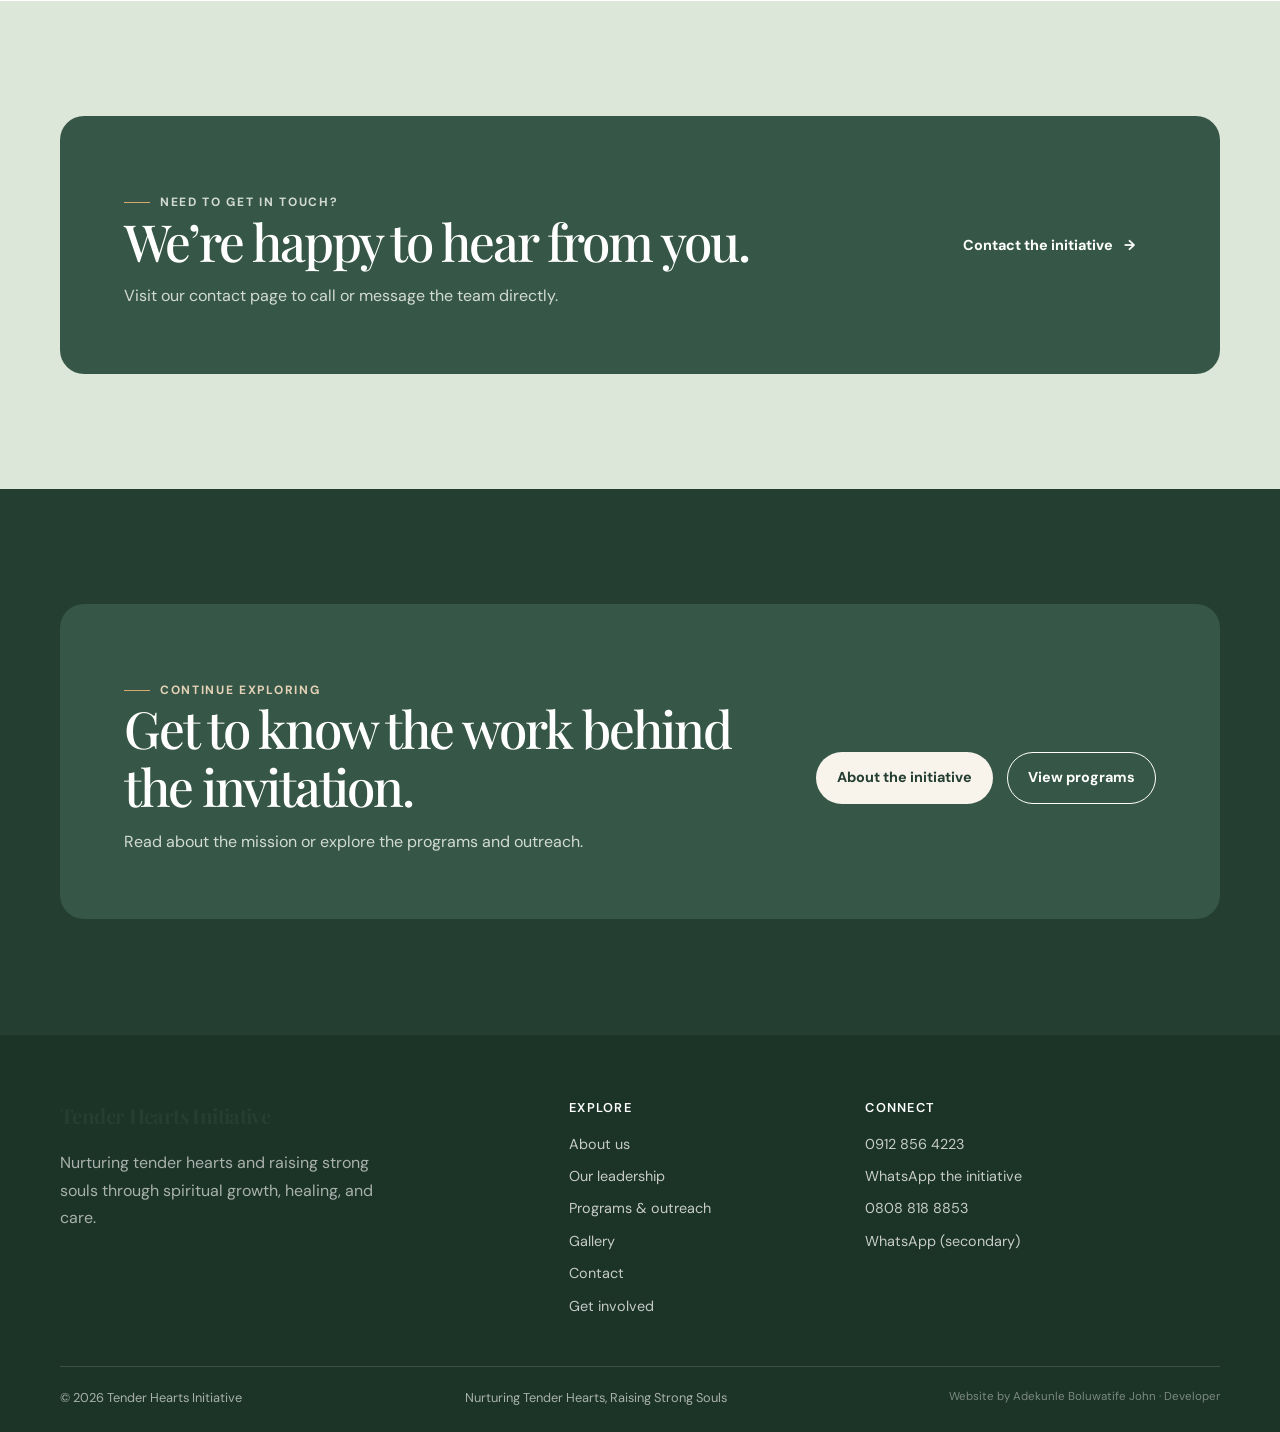
<file: get-involved.html>
<!doctype html>
<html lang="en">
<head>
  <meta charset="utf-8"><meta name="viewport" content="width=device-width, initial-scale=1">
  <title>Get Involved | Tender Hearts Initiative</title>
  <meta name="description" content="Support Tender Hearts Initiative through a donation enquiry, partnership conversation, or direct contact in Nigeria.">
  <meta property="og:type" content="website"><meta property="og:title" content="Get Involved | Tender Hearts Initiative"><meta property="og:description" content="Support outreach and start a conversation about partnerships with Tender Hearts Initiative."><meta property="og:site_name" content="Tender Hearts Initiative"><meta property="og:image" content="assets/images/brand/tender-hearts-logo.jpg"><meta property="twitter:card" content="summary"><meta property="twitter:image" content="assets/images/brand/tender-hearts-logo.jpg">
  <meta name="theme-color" content="#f8f4ec"><link rel="icon" type="image/svg+xml" href="assets/images/brand/favicon.svg"><link rel="stylesheet" href="css/style.css"><script src="js/main.js" defer></script>
</head>
<body><a class="skip-link" href="#main">Skip to content</a>
<header class="site-header"><div class="container nav-wrap"><a class="brand" href="index.html" aria-label="Tender Hearts Initiative home"><span class="brand-wordmark">Tender Hearts Initiative</span></a><button class="menu-toggle" type="button" aria-label="Open navigation menu" aria-expanded="false" aria-controls="primary-navigation"><span></span><span></span></button><nav class="primary-nav" id="primary-navigation" aria-label="Main navigation"><a href="index.html">Home</a><a href="about.html">About</a><a href="leadership.html">Leadership</a><a href="programs.html">Programs</a><a href="gallery.html">Gallery</a><a href="contact.html">Contact</a><a class="button button--primary" href="get-involved.html" aria-current="page">Get involved</a></nav></div></header>
<main id="main">
  <section class="page-hero"><div class="container reveal"><p class="eyebrow">Get involved</p><h1>Help care reach further.</h1><p class="lede">Your support and partnership conversations can help Tender Hearts Initiative continue its work of encouragement, spiritual growth, and outreach.</p></div></section>
  <section class="section section--white"><div class="container involve-grid">
    <article class="involve-card reveal" id="donations"><p class="eyebrow">Donations</p><h2>Support practical care.</h2><p>Contributions can support outreach and practical care for vulnerable people and communities.</p><div class="bank-details"><p class="eyebrow">Palmpay transfer details</p><div class="bank-row"><span>Account name</span><strong>ADELOWO OLUWATUNMISE</strong></div><div class="bank-row"><span>Account number</span><strong>7039242945</strong></div><div class="bank-row"><span>Wallet</span><strong>Palmpay</strong></div></div><p class="donation-note">Please confirm the details before sending funds, and let the team know after payment if you would like a receipt or acknowledgement.</p><div class="button-row"><a class="button button--primary" href="https://wa.me/2349128564223?text=Hello%20Tender%20Hearts%20Initiative%2C%20I%27d%20like%20to%20support%20the%20work%20through%20a%20donation.%20I%20would%20like%20to%20confirm%20the%20Palmpay%20details%20for%20ADELOWO%20OLUWATUNMISE.%20Account%20number%207039242945.">Enquire about donating <span aria-hidden="true">↗</span></a></div></article>
    <article class="involve-card involve-card--green reveal reveal-delay-1" id="partnerships">
      <p class="eyebrow">Partnerships</p>
      <h2>Let’s explore what we can do together.</h2>
      <p>We welcome conversations with organizations, churches, schools, companies, volunteers, and individuals interested in supporting the mission.</p>
      <div class="partnership-options" aria-label="Ways to get involved">
        <span>Volunteer support</span><span>Foundation activities</span><span>Organization partnerships</span>
      </div>
      <p>Tell us what you have in mind, and we can explore how it may align with Tender Hearts Initiative's work.</p>
      <div class="button-row"><a class="button button--light" href="https://wa.me/2349128564223?text=Hello%20Tender%20Hearts%20Initiative%2C%20I%27d%20like%20to%20discuss%20a%20possible%20partnership%20or%20volunteering%20opportunity.">Start a partnership conversation <span aria-hidden="true">↗</span></a></div>
    </article>
  </div></section>
  <section class="section section--sage"><div class="container callout reveal"><div><p class="eyebrow">Need to get in touch?</p><h2>We’re happy to hear from you.</h2><p>Visit our contact page to call or message the team directly.</p></div><a class="button button--primary" href="contact.html">Contact the initiative <span aria-hidden="true">→</span></a></div></section>
  <section class="section section--green"><div class="container callout reveal"><div><p class="eyebrow">Continue exploring</p><h2>Get to know the work behind the invitation.</h2><p>Read about the mission or explore the programs and outreach.</p></div><div class="button-row"><a class="button button--light" href="about.html">About the initiative</a><a class="button button--outline" href="programs.html">View programs</a></div></div></section>
</main>
<footer class="site-footer"><div class="container"><div class="footer-grid"><div><a class="brand" href="index.html" aria-label="Tender Hearts Initiative home"><span class="brand-wordmark">Tender Hearts Initiative</span></a><p style="max-width:330px;margin-top:1rem">Nurturing tender hearts and raising strong souls through spiritual growth, healing, and care.</p></div><div><h2 class="footer-title">Explore</h2><div class="footer-links"><a href="about.html">About us</a><a href="leadership.html">Our leadership</a><a href="programs.html">Programs &amp; outreach</a><a href="gallery.html">Gallery</a><a href="contact.html">Contact</a><a href="get-involved.html">Get involved</a></div></div><div><h2 class="footer-title">Connect</h2><div class="footer-links"><a href="tel:+2349128564223">0912 856 4223</a><a href="https://wa.me/2349128564223">WhatsApp the initiative</a><a href="tel:+2348088188853">0808 818 8853</a><a href="https://wa.me/2348088188853">WhatsApp (secondary)</a></div></div></div><div class="footer-bottom"><p>© <span data-year></span> Tender Hearts Initiative</p><p>Nurturing Tender Hearts, Raising Strong Souls</p><p class="developer-credit">Website by <a href="https://adekunle-dev.onrender.com/" target="_blank" rel="noopener noreferrer">Adekunle Boluwatife John · Developer</a></p></div></div></footer>
</body></html>
</file>
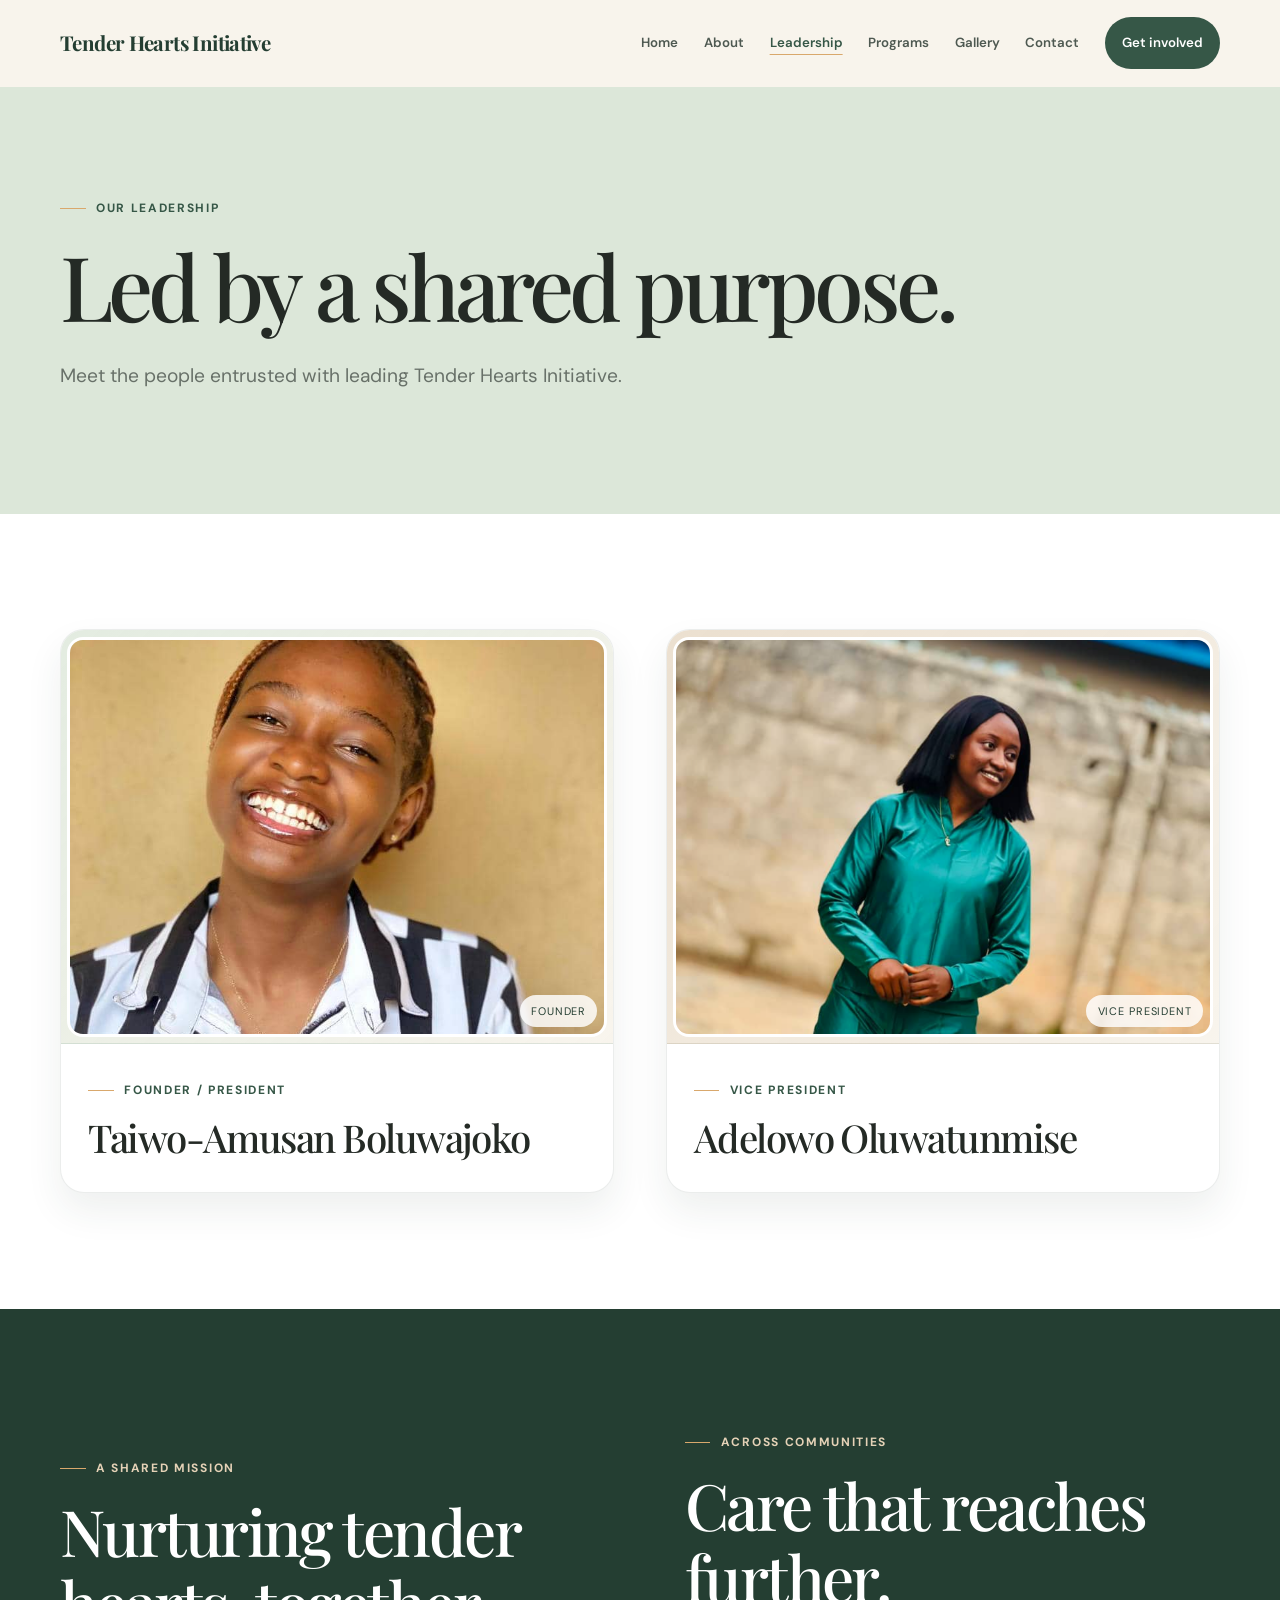
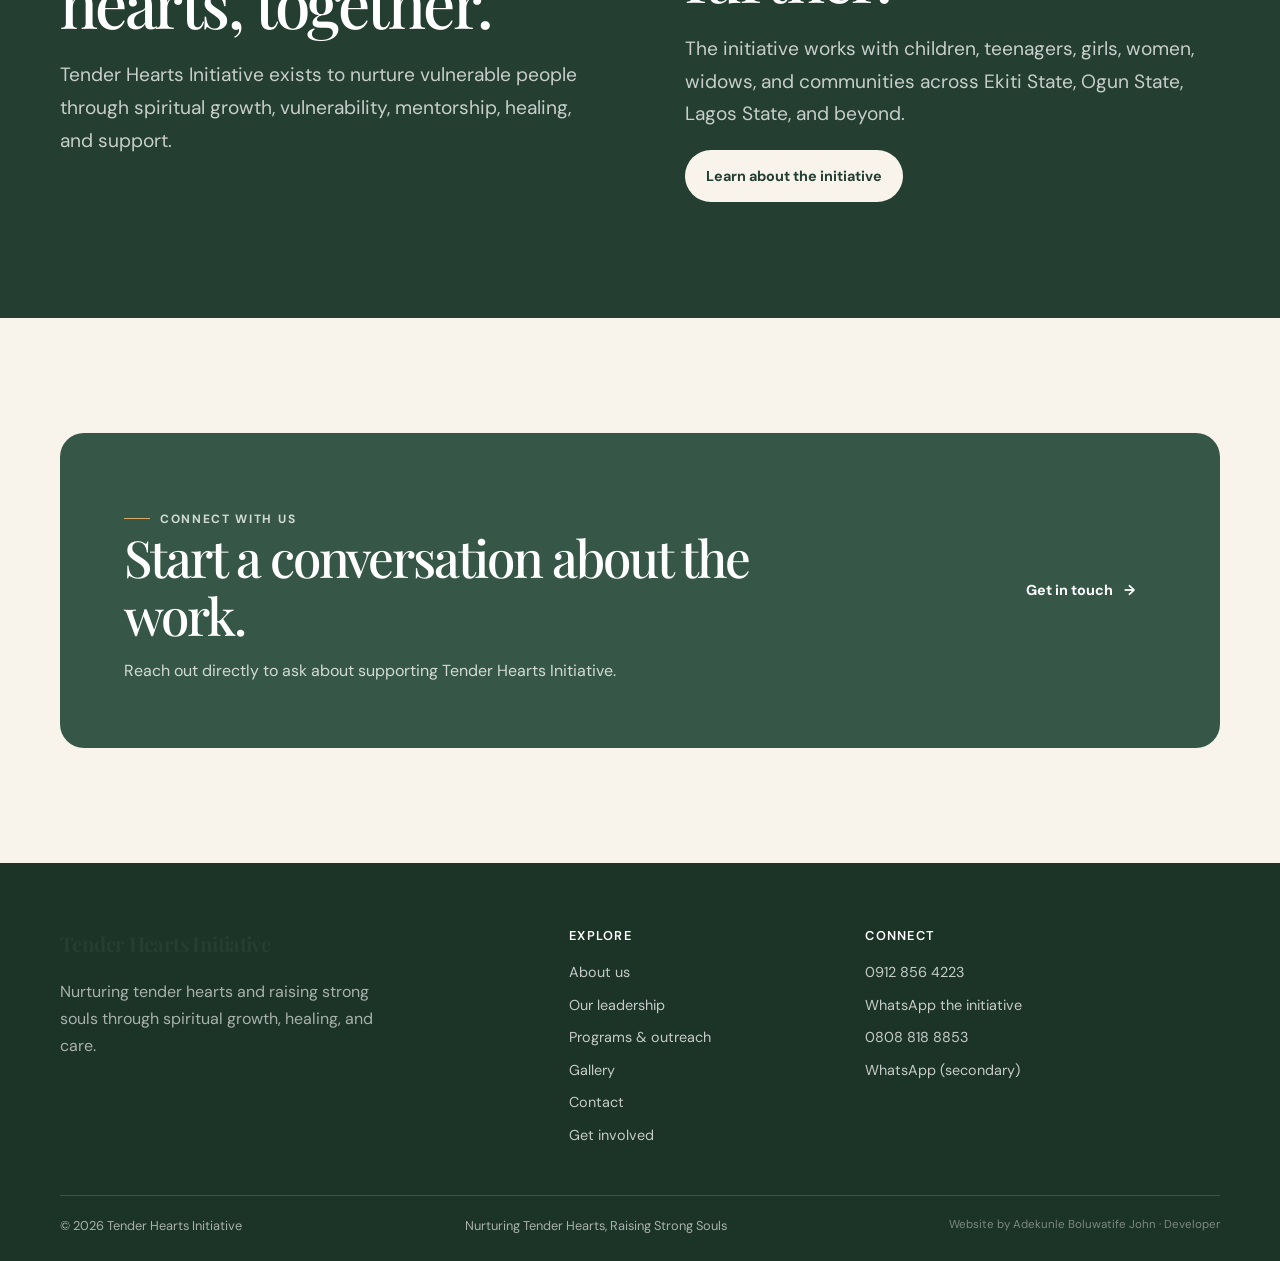
<file: leadership.html>
<!doctype html>
<html lang="en">
<head>
  <meta charset="utf-8"><meta name="viewport" content="width=device-width, initial-scale=1">
  <title>Our Leadership | Tender Hearts Initiative</title>
  <meta name="description" content="Meet the leadership of Tender Hearts Initiative: Founder and President Taiwo-Amusan Boluwajoko and Vice President Adelowo Oluwatunmise.">
  <meta property="og:type" content="website"><meta property="og:title" content="Our Leadership | Tender Hearts Initiative"><meta property="og:description" content="Introducing the leadership team of Tender Hearts Initiative."><meta property="og:site_name" content="Tender Hearts Initiative"><meta property="og:image" content="assets/images/brand/tender-hearts-logo.jpg"><meta property="twitter:card" content="summary"><meta property="twitter:image" content="assets/images/brand/tender-hearts-logo.jpg">
  <meta name="theme-color" content="#f8f4ec"><link rel="icon" type="image/svg+xml" href="assets/images/brand/favicon.svg"><link rel="stylesheet" href="css/style.css"><script src="js/main.js" defer></script>
</head>
<body><a class="skip-link" href="#main">Skip to content</a>
<header class="site-header"><div class="container nav-wrap"><a class="brand" href="index.html" aria-label="Tender Hearts Initiative home"><span class="brand-wordmark">Tender Hearts Initiative</span></a><button class="menu-toggle" type="button" aria-label="Open navigation menu" aria-expanded="false" aria-controls="primary-navigation"><span></span><span></span></button><nav class="primary-nav" id="primary-navigation" aria-label="Main navigation"><a href="index.html">Home</a><a href="about.html">About</a><a href="leadership.html" aria-current="page">Leadership</a><a href="programs.html">Programs</a><a href="gallery.html">Gallery</a><a href="contact.html">Contact</a><a class="button button--primary" href="get-involved.html">Get involved</a></nav></div></header>
<main id="main">
  <section class="page-hero"><div class="container reveal"><p class="eyebrow">Our leadership</p><h1>Led by a shared purpose.</h1><p class="lede">Meet the people entrusted with leading Tender Hearts Initiative.</p></div></section>
  <section class="section section--white"><div class="container"><div class="leader-grid">
    <article class="leader-card reveal">
      <div class="portrait">
        <img src="assets/images/leadership/founder-portrait.jpg" alt="Founder Taiwo-Amusan Boluwajoko portrait" loading="lazy" width="800" height="900">
        <span class="portrait-label">Founder</span>
      </div>
      <div class="leader-info"><p class="eyebrow">Founder / President</p><h2>Taiwo-Amusan Boluwajoko</h2></div>
    </article>
    <article class="leader-card reveal reveal-delay-1">
      <div class="portrait">
        <img src="assets/images/leadership/vp-portrait.jpg" alt="Vice President Adelowo Oluwatunmise portrait" loading="lazy" width="800" height="900">
        <span class="portrait-label">Vice President</span>
      </div>
      <div class="leader-info"><p class="eyebrow">Vice President</p><h2>Adelowo Oluwatunmise</h2></div>
    </article>
  </div></div></section>
  <section class="section section--green"><div class="container split"><div class="reveal"><p class="eyebrow">A shared mission</p><h2>Nurturing tender hearts, together.</h2><p class="lede">Tender Hearts Initiative exists to nurture vulnerable people through spiritual growth, vulnerability, mentorship, healing, and support.</p></div><div class="reveal reveal-delay-1"><p class="eyebrow">Across communities</p><h2>Care that reaches further.</h2><p class="lede">The initiative works with children, teenagers, girls, women, widows, and communities across Ekiti State, Ogun State, Lagos State, and beyond.</p><a class="button button--light" href="about.html">Learn about the initiative</a></div></div></section>
  <section class="section"><div class="container callout reveal"><div><p class="eyebrow">Connect with us</p><h2>Start a conversation about the work.</h2><p>Reach out directly to ask about supporting Tender Hearts Initiative.</p></div><a class="button button--primary" href="get-involved.html">Get in touch <span aria-hidden="true">→</span></a></div></section>
</main>
<footer class="site-footer"><div class="container"><div class="footer-grid"><div><a class="brand" href="index.html" aria-label="Tender Hearts Initiative home"><span class="brand-wordmark">Tender Hearts Initiative</span></a><p style="max-width:330px;margin-top:1rem">Nurturing tender hearts and raising strong souls through spiritual growth, healing, and care.</p></div><div><h2 class="footer-title">Explore</h2><div class="footer-links"><a href="about.html">About us</a><a href="leadership.html">Our leadership</a><a href="programs.html">Programs &amp; outreach</a><a href="gallery.html">Gallery</a><a href="contact.html">Contact</a><a href="get-involved.html">Get involved</a></div></div><div><h2 class="footer-title">Connect</h2><div class="footer-links"><a href="tel:+2349128564223">0912 856 4223</a><a href="https://wa.me/2349128564223">WhatsApp the initiative</a><a href="tel:+2348088188853">0808 818 8853</a><a href="https://wa.me/2348088188853">WhatsApp (secondary)</a></div></div></div><div class="footer-bottom"><p>© <span data-year></span> Tender Hearts Initiative</p><p>Nurturing Tender Hearts, Raising Strong Souls</p><p class="developer-credit">Website by <a href="https://adekunle-dev.onrender.com/" target="_blank" rel="noopener noreferrer">Adekunle Boluwatife John · Developer</a></p></div></div></footer>
</body></html>
</file>
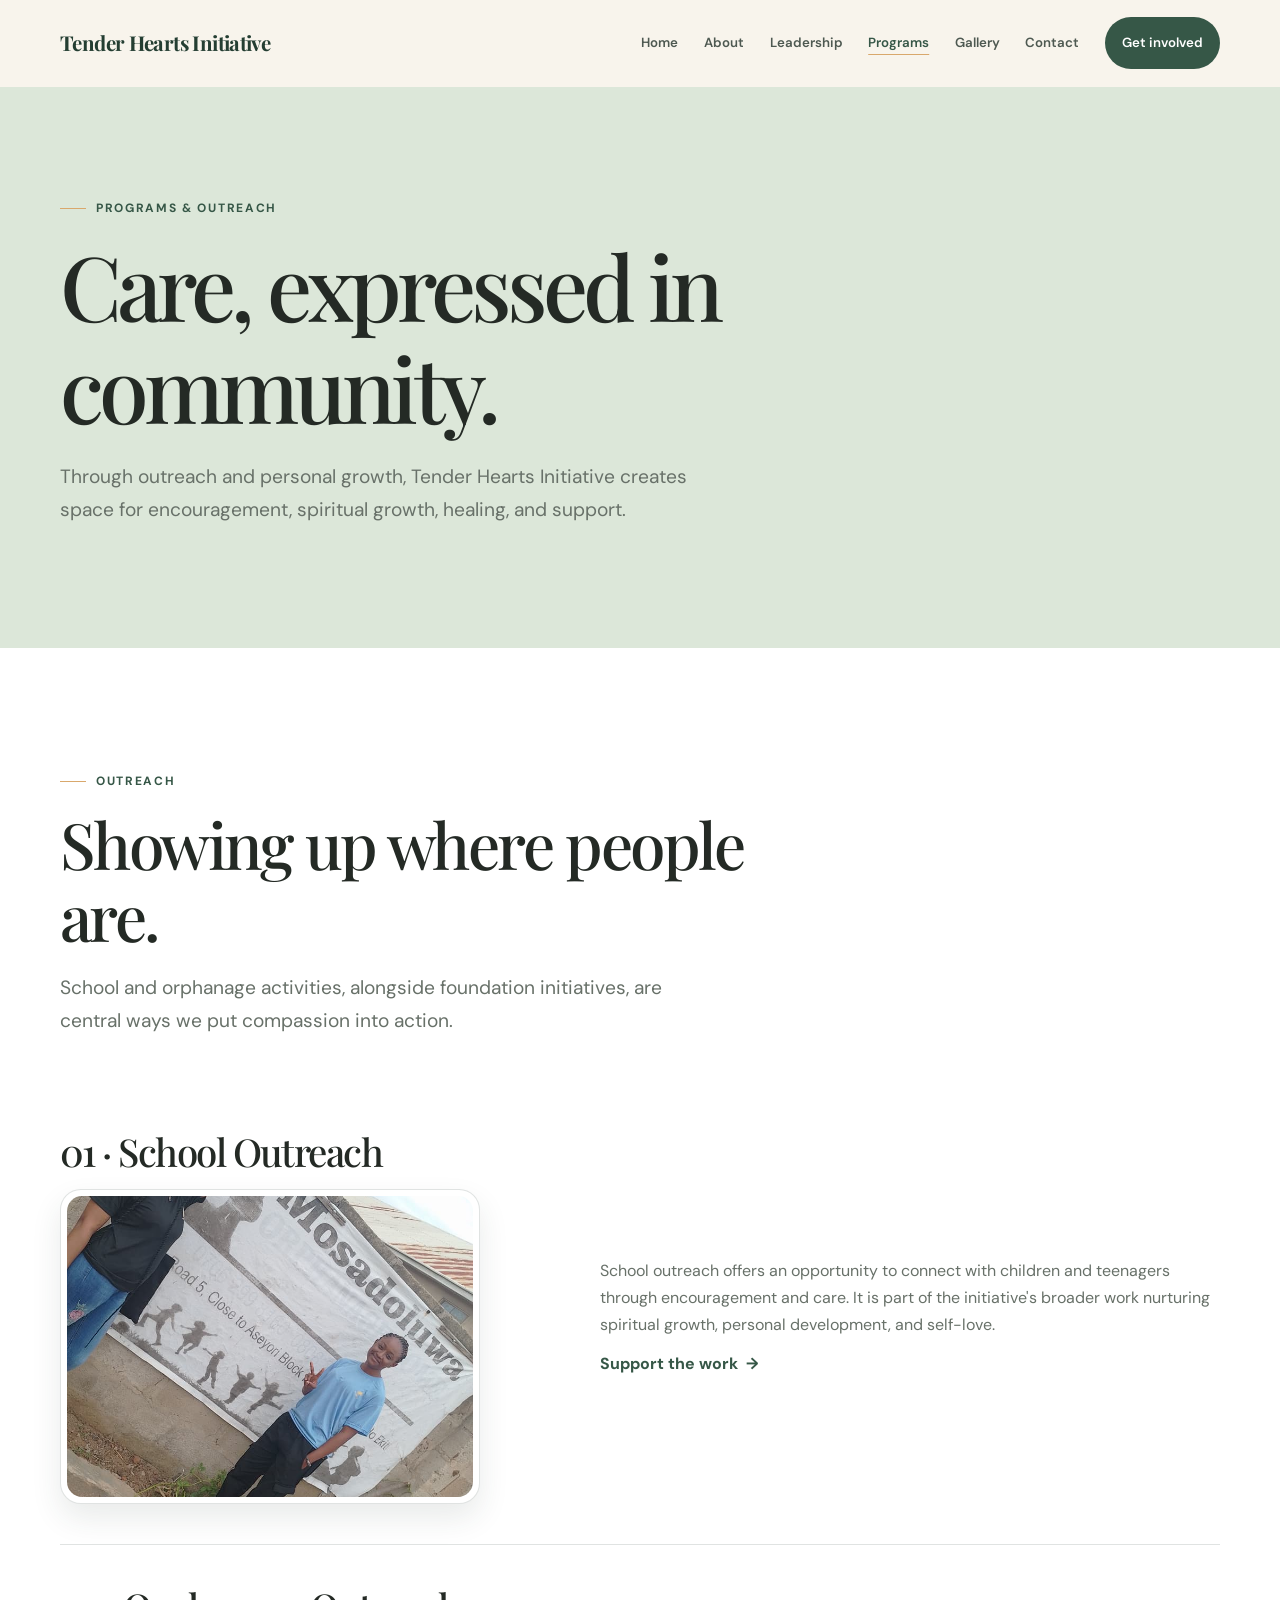
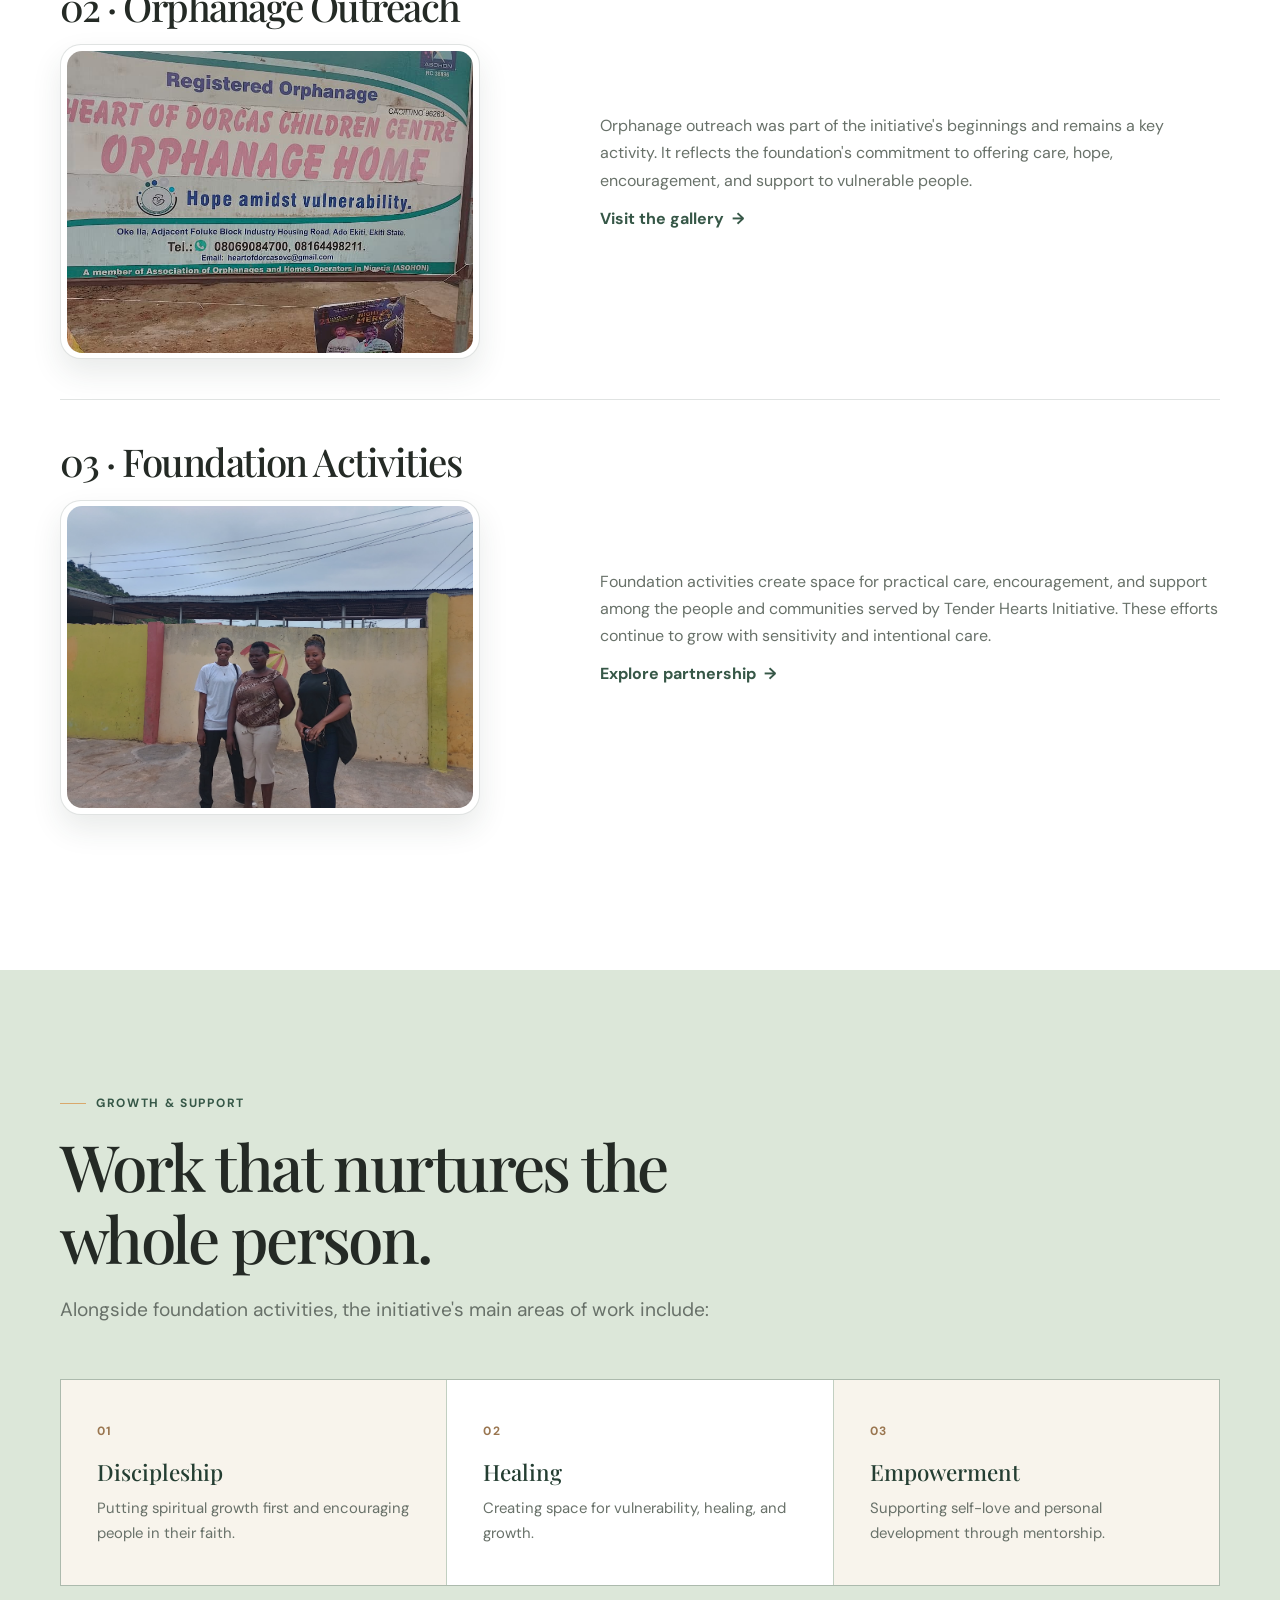
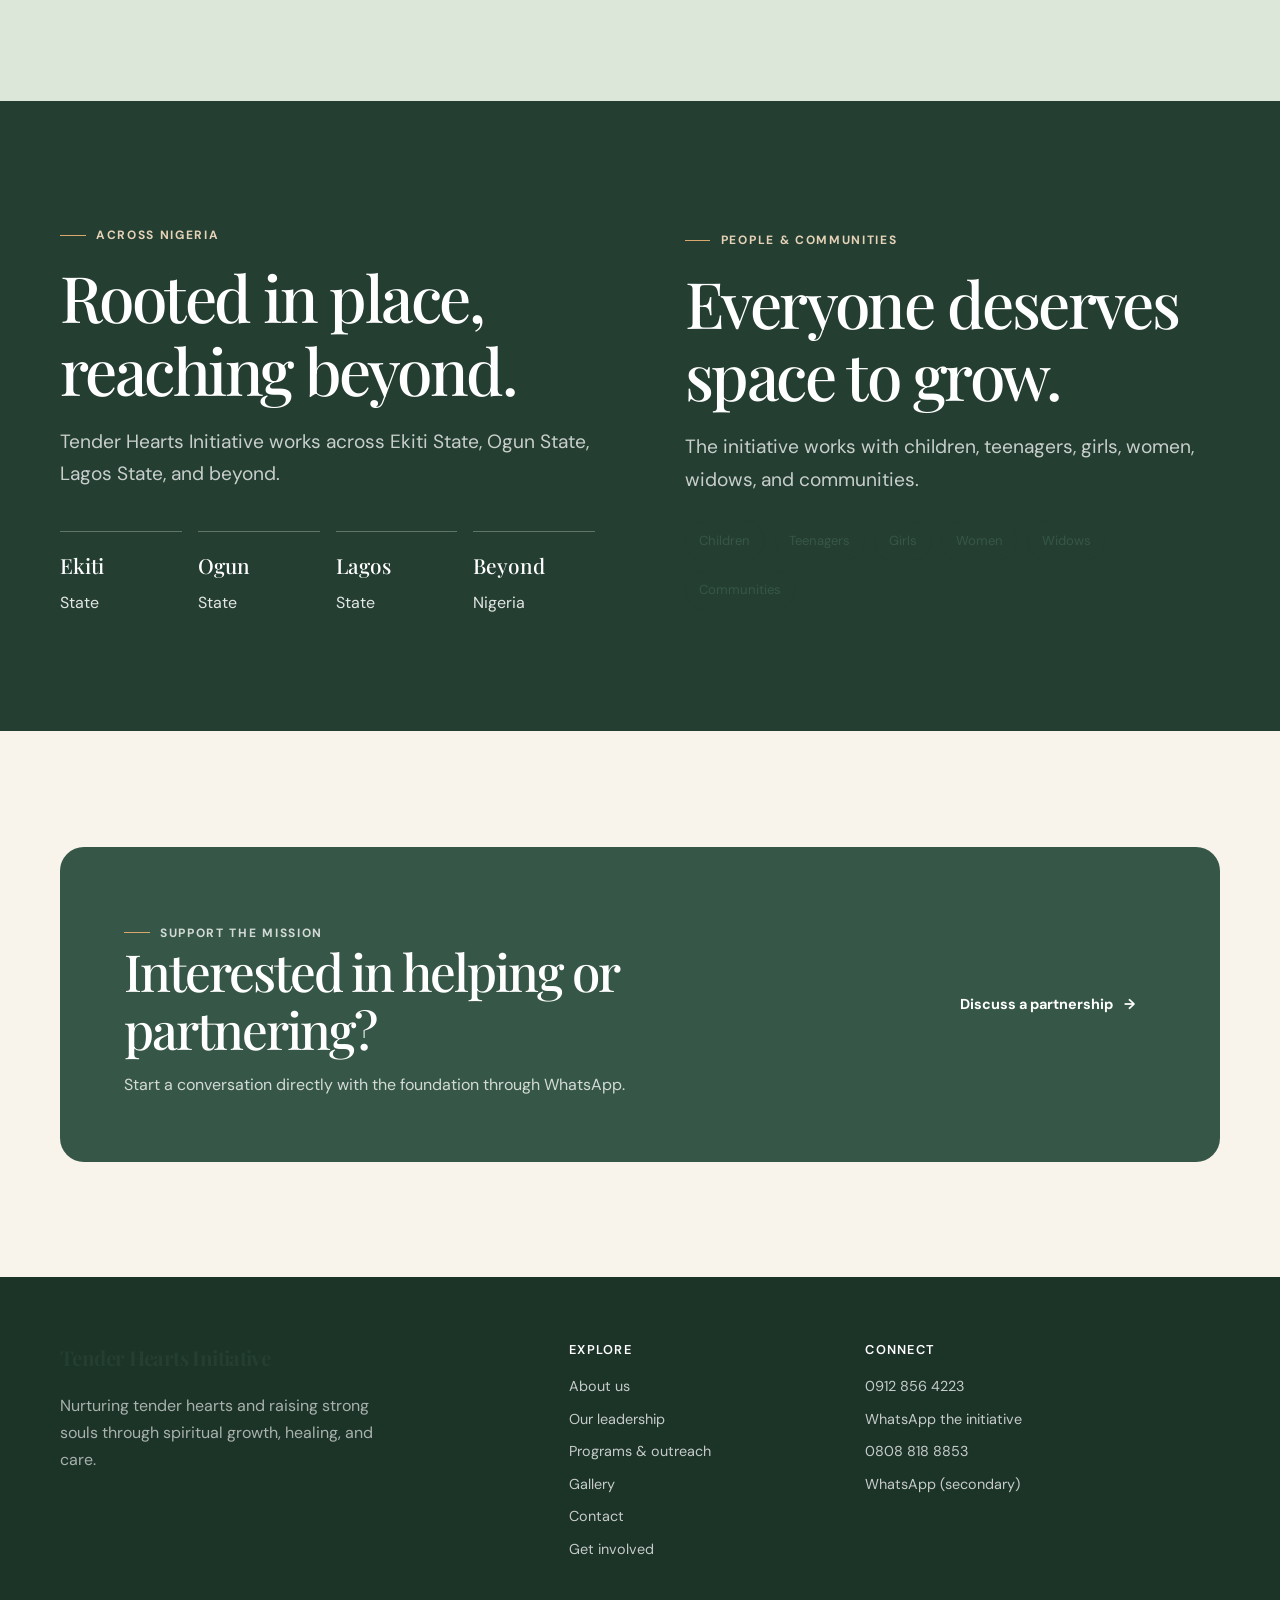
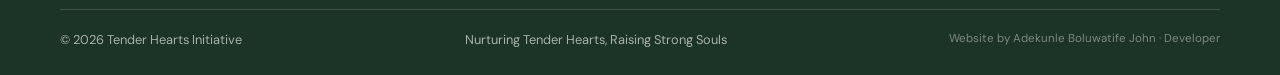
<file: programs.html>
<!doctype html>
<html lang="en">
<head>
  <meta charset="utf-8"><meta name="viewport" content="width=device-width, initial-scale=1">
  <title>Programs &amp; Outreach | Tender Hearts Initiative</title>
  <meta name="description" content="Explore Tender Hearts Initiative's school and orphanage activities, alongside discipleship, healing, and empowerment work in Nigeria.">
  <meta property="og:type" content="website"><meta property="og:title" content="Programs &amp; Outreach | Tender Hearts Initiative"><meta property="og:description" content="Care, encouragement, spiritual growth, healing, and support across communities."><meta property="og:site_name" content="Tender Hearts Initiative"><meta property="og:image" content="assets/images/brand/tender-hearts-logo.jpg"><meta property="twitter:card" content="summary"><meta property="twitter:image" content="assets/images/brand/tender-hearts-logo.jpg">
  <meta name="theme-color" content="#f8f4ec"><link rel="icon" type="image/svg+xml" href="assets/images/brand/favicon.svg"><link rel="stylesheet" href="css/style.css"><script src="js/main.js" defer></script>
</head>
<body><a class="skip-link" href="#main">Skip to content</a>
<header class="site-header"><div class="container nav-wrap"><a class="brand" href="index.html" aria-label="Tender Hearts Initiative home"><span class="brand-wordmark">Tender Hearts Initiative</span></a><button class="menu-toggle" type="button" aria-label="Open navigation menu" aria-expanded="false" aria-controls="primary-navigation"><span></span><span></span></button><nav class="primary-nav" id="primary-navigation" aria-label="Main navigation"><a href="index.html">Home</a><a href="about.html">About</a><a href="leadership.html">Leadership</a><a href="programs.html" aria-current="page">Programs</a><a href="gallery.html">Gallery</a><a href="contact.html">Contact</a><a class="button button--primary" href="get-involved.html">Get involved</a></nav></div></header>
<main id="main">
  <section class="page-hero"><div class="container reveal"><p class="eyebrow">Programs &amp; outreach</p><h1>Care, expressed in community.</h1><p class="lede">Through outreach and personal growth, Tender Hearts Initiative creates space for encouragement, spiritual growth, healing, and support.</p></div></section>
  <section class="section section--white"><div class="container"><div class="section-heading reveal"><p class="eyebrow">Outreach</p><h2>Showing up where people are.</h2><p class="lede">School and orphanage activities, alongside foundation initiatives, are central ways we put compassion into action.</p></div>
    <article class="program-detail reveal" id="school"><div class="program-detail-media"><h2>01 · School Outreach</h2><figure class="program-photo"><img src="assets/images/gallery/outreach-team-01.jpg" alt="Tender Hearts Initiative team members during outreach" loading="lazy" width="765" height="1020"></figure></div><div><p>School outreach offers an opportunity to connect with children and teenagers through encouragement and care. It is part of the initiative's broader work nurturing spiritual growth, personal development, and self-love.</p><a class="text-link" href="get-involved.html">Support the work</a></div></article>
    <article class="program-detail reveal" id="orphanage"><div class="program-detail-media"><h2>02 · Orphanage Outreach</h2><figure class="program-photo"><img src="assets/images/gallery/orphanage-centre-01.jpg" alt="An orphanage centre visited by Tender Hearts Initiative" loading="lazy" width="765" height="1020"></figure></div><div><p>Orphanage outreach was part of the initiative's beginnings and remains a key activity. It reflects the foundation's commitment to offering care, hope, encouragement, and support to vulnerable people.</p><a class="text-link" href="gallery.html">Visit the gallery</a></div></article>
    <article class="program-detail reveal" id="foundation"><div class="program-detail-media"><h2>03 · Foundation Activities</h2><figure class="program-photo"><img src="assets/images/gallery/community-visit-01.jpg" alt="Tender Hearts Initiative members spending time during a foundation activity" loading="lazy" width="1024" height="768"></figure></div><div><p>Foundation activities create space for practical care, encouragement, and support among the people and communities served by Tender Hearts Initiative. These efforts continue to grow with sensitivity and intentional care.</p><a class="text-link" href="get-involved.html">Explore partnership</a></div></article>
  </div></section>
  <section class="section section--sage"><div class="container"><div class="section-heading reveal"><p class="eyebrow">Growth &amp; support</p><h2>Work that nurtures the whole person.</h2>  <p class="lede">Alongside foundation activities, the initiative's main areas of work include:</p></div><div class="values-grid">    <article class="value-card reveal"><span class="value-number">01</span><h3>Discipleship</h3><p>Putting spiritual growth first and encouraging people in their faith.</p></article><article class="value-card reveal reveal-delay-1"><span class="value-number">02</span><h3>Healing</h3><p>Creating space for vulnerability, healing, and growth.</p></article><article class="value-card reveal reveal-delay-2"><span class="value-number">03</span><h3>Empowerment</h3><p>Supporting self-love and personal development through mentorship.</p></article>
  </div></div></section>
  <section class="section section--green"><div class="container split"><div class="reveal"><p class="eyebrow">Across Nigeria</p><h2>Rooted in place, reaching beyond.</h2><p class="lede">Tender Hearts Initiative works across Ekiti State, Ogun State, Lagos State, and beyond.</p><div class="reach-list"><div class="reach-item"><strong>Ekiti</strong>State</div><div class="reach-item"><strong>Ogun</strong>State</div><div class="reach-item"><strong>Lagos</strong>State</div><div class="reach-item"><strong>Beyond</strong>Nigeria</div></div></div><div class="reveal reveal-delay-1"><p class="eyebrow">People &amp; communities</p><h2>Everyone deserves space to grow.</h2><p class="lede">The initiative works with children, teenagers, girls, women, widows, and communities.</p><div class="audience-list"><span>Children</span><span>Teenagers</span><span>Girls</span><span>Women</span><span>Widows</span><span>Communities</span></div></div></div></section>
  <section class="section"><div class="container callout reveal"><div><p class="eyebrow">Support the mission</p><h2>Interested in helping or partnering?</h2><p>Start a conversation directly with the foundation through WhatsApp.</p></div><a class="button button--primary" href="get-involved.html#partnerships">Discuss a partnership <span aria-hidden="true">→</span></a></div></section>
</main>
<footer class="site-footer"><div class="container"><div class="footer-grid"><div><a class="brand" href="index.html" aria-label="Tender Hearts Initiative home"><span class="brand-wordmark">Tender Hearts Initiative</span></a><p style="max-width:330px;margin-top:1rem">Nurturing tender hearts and raising strong souls through spiritual growth, healing, and care.</p></div><div><h2 class="footer-title">Explore</h2><div class="footer-links"><a href="about.html">About us</a><a href="leadership.html">Our leadership</a><a href="programs.html">Programs &amp; outreach</a><a href="gallery.html">Gallery</a><a href="contact.html">Contact</a><a href="get-involved.html">Get involved</a></div></div><div><h2 class="footer-title">Connect</h2><div class="footer-links"><a href="tel:+2349128564223">0912 856 4223</a><a href="https://wa.me/2349128564223">WhatsApp the initiative</a><a href="tel:+2348088188853">0808 818 8853</a><a href="https://wa.me/2348088188853">WhatsApp (secondary)</a></div></div></div><div class="footer-bottom"><p>© <span data-year></span> Tender Hearts Initiative</p><p>Nurturing Tender Hearts, Raising Strong Souls</p><p class="developer-credit">Website by <a href="https://adekunle-dev.onrender.com/" target="_blank" rel="noopener noreferrer">Adekunle Boluwatife John · Developer</a></p></div></div></footer>
</body></html>
</file>
<file: css/style.css>
@import url('https://fonts.googleapis.com/css2?family=DM+Sans:wght@400;500;600;700&family=Playfair+Display:wght@400;500;600;700&display=swap');

:root {
  --ivory: #f8f4ec;
  --green: #365747;
  --deep-green: #243e32;
  --sage: #dce7d9;
  --gold: #d9a86c;
  --ink: #242a25;
  --muted: #687169;
  --white: #fff;
  --line: rgba(36, 62, 50, .14);
  --serif: "Playfair Display", Georgia, serif;
  --sans: "DM Sans", Arial, sans-serif;
  --space-section: clamp(4.5rem, 9vw, 8rem);
  --radius: 1.4rem;
  --shadow: 0 22px 60px rgba(36, 62, 50, .12);
}

* { box-sizing: border-box; }
html { scroll-behavior: smooth; scroll-padding-top: 6rem; }
body { margin: 0; color: var(--ink); background: var(--ivory); font: 400 16px/1.7 var(--sans); }
img, svg { display: block; max-width: 100%; }
a { color: inherit; }
button { font: inherit; }
::selection { color: var(--white); background: var(--green); }
:focus-visible { outline: 3px solid var(--gold); outline-offset: 4px; }
img { border-radius: 0; }
.hero-photo, .photo-feature { position: relative; width: 100%; max-width: 500px; aspect-ratio: 4 / 3; margin: 0; padding: .35rem; overflow: hidden; border: 1px solid rgba(36,62,50,.14); border-radius: 1.4rem; background: var(--white); box-shadow: 0 18px 34px rgba(36,62,50,.12); }
.hero-photo img, .photo-feature img { position: absolute; inset: .35rem; width: calc(100% - .7rem); height: calc(100% - .7rem); object-fit: cover; border-radius: 1rem; }

.skip-link { position: absolute; z-index: 1000; top: .5rem; left: .5rem; padding: .7rem 1rem; color: var(--white); background: var(--deep-green); transform: translateY(-160%); }
.skip-link:focus { transform: translateY(0); }
.container { width: min(1160px, calc(100% - 3rem)); margin-inline: auto; }
.section { padding-block: var(--space-section); }
.section--white { background: var(--white); }
.section--sage { background: var(--sage); }
.section--green { color: var(--white); background: var(--deep-green); }
.eyebrow { display: inline-flex; align-items: center; gap: .65rem; margin: 0 0 1rem; color: var(--green); font-size: .75rem; font-weight: 700; letter-spacing: .14em; text-transform: uppercase; }
.eyebrow::before { width: 1.6rem; height: 1px; background: var(--gold); content: ""; }
.section--green .eyebrow { color: #e5d2b7; }
h1, h2, h3, p { margin-top: 0; }
h1, h2, h3 { font-family: var(--serif); font-weight: 500; line-height: 1.13; }
h1 { max-width: 850px; margin-bottom: 1.5rem; font-size: clamp(3.2rem, 8vw, 6.7rem); letter-spacing: -.055em; }
h2 { margin-bottom: 1.25rem; font-size: clamp(2.4rem, 5vw, 4.3rem); letter-spacing: -.04em; }
h3 { font-size: clamp(1.45rem, 2.4vw, 2rem); }
.lede { max-width: 660px; color: var(--muted); font-size: clamp(1.05rem, 1.5vw, 1.25rem); }
.section--green .lede { color: rgba(255,255,255,.75); }
.section-heading { max-width: 740px; margin-bottom: 3.25rem; }
.section-heading--center { margin-inline: auto; text-align: center; }
.section-heading--center .eyebrow { justify-content: center; }
.section-heading--center .lede { margin-inline: auto; }
.button { display: inline-flex; min-height: 3.25rem; align-items: center; justify-content: center; gap: .7rem; padding: .8rem 1.25rem; border: 1px solid transparent; border-radius: 999px; font-size: .9rem; font-weight: 700; text-decoration: none; transition: transform .25s ease, background .25s ease, color .25s ease, border-color .25s ease; }
.button:hover { transform: translateY(-3px); }
.button--primary { color: var(--white); background: var(--green); }
.button--primary:hover { background: var(--deep-green); }
.button--light { color: var(--deep-green); background: var(--ivory); }
.button--light:hover { background: var(--white); }
.button--outline { border-color: currentColor; color: inherit; background: transparent; }
.button--outline:hover { color: var(--deep-green); background: var(--white); }
.button-row { display: flex; flex-wrap: wrap; gap: .85rem; margin-top: 2rem; }
.text-link { display: inline-flex; align-items: center; gap: .55rem; color: var(--green); font-weight: 700; text-decoration: none; }
.text-link::after { content: "→"; transition: transform .2s ease; }
.text-link:hover::after { transform: translateX(4px); }

.site-header { position: sticky; z-index: 50; top: 0; border-bottom: 1px solid transparent; background: rgba(248,244,236,.94); backdrop-filter: blur(16px); transition: box-shadow .25s ease, border-color .25s ease; }
.site-header.is-scrolled { border-color: var(--line); box-shadow: 0 8px 24px rgba(36,62,50,.06); }
.nav-wrap { display: flex; min-height: 5.4rem; align-items: center; justify-content: space-between; gap: 1rem; }
.brand { display: inline-flex; flex: 0 0 auto; align-items: center; text-decoration: none; }
.brand { display: inline-flex; flex: 0 0 auto; align-items: center; color: var(--deep-green); text-decoration: none; }
.brand-logo { display: block; width: clamp(145px, 17vw, 210px); height: auto; max-height: 62px; object-fit: contain; background: var(--white); }
.brand-wordmark { display: inline-flex; align-items: center; font-family: var(--serif); font-size: clamp(1.05rem, 1.6vw, 1.7rem); letter-spacing: -.03em; font-weight: 700; color: var(--deep-green); text-transform: none; }
.primary-nav { display: flex; align-items: center; gap: clamp(.9rem, 2vw, 1.7rem); }
.primary-nav a { color: #4e5951; font-size: .83rem; font-weight: 600; text-decoration: none; transition: color .2s ease; }
.primary-nav a:hover, .primary-nav a[aria-current="page"] { color: var(--green); }
.primary-nav a[aria-current="page"]:not(.button) { text-decoration: underline; text-decoration-color: var(--gold); text-underline-offset: .45rem; }
.primary-nav .button { padding: .65rem 1rem; color: var(--white); }
.menu-toggle { display: none; width: 2.8rem; height: 2.8rem; padding: .65rem; border: 1px solid var(--line); border-radius: 50%; color: var(--deep-green); background: transparent; cursor: pointer; }
.menu-toggle span { display: block; height: 2px; margin: 4px 0; background: currentColor; transition: transform .2s ease, opacity .2s ease; }
.menu-toggle[aria-expanded="true"] span:first-child { transform: translateY(3px) rotate(45deg); }
.menu-toggle[aria-expanded="true"] span:last-child { transform: translateY(-3px) rotate(-45deg); }

.hero { position: relative; overflow: hidden; padding: clamp(4rem, 8vw, 7.5rem) 0 clamp(5rem, 10vw, 9rem); }
.hero-grid { display: grid; grid-template-columns: minmax(0, 1.05fr) minmax(300px, .95fr); align-items: center; gap: clamp(2rem, 6vw, 6rem); }
.hero-copy { position: relative; z-index: 1; }
.hero h1 em { color: var(--green); font-weight: 400; }
.hero-copy > p:not(.eyebrow) { max-width: 540px; color: var(--muted); font-size: 1.1rem; }
.hero-art { position: relative; min-height: 460px; }
.art-panel { position: absolute; inset: 3% 5% 8% 9%; overflow: hidden; border-radius: 48% 48% 1.5rem 1.5rem; background: var(--sage); }
.art-panel::before, .art-panel::after { position: absolute; border: 1px solid rgba(54,87,71,.25); border-radius: 50%; content: ""; }
.art-panel::before { width: 82%; aspect-ratio: 1; top: 15%; left: 9%; }
.art-panel::after { width: 55%; aspect-ratio: 1; top: 29%; left: 22%; border-color: rgba(217,168,108,.65); }
.art-sun { position: absolute; width: 29%; aspect-ratio: 1; top: 12%; right: 14%; border-radius: 50%; background: var(--gold); opacity: .86; }
.art-stem { position: absolute; bottom: -2%; left: 50%; width: 2px; height: 68%; background: var(--green); transform: rotate(9deg); transform-origin: bottom; }
.art-leaf { position: absolute; width: 31%; height: 14%; border: 2px solid var(--green); border-radius: 100% 0 100% 0; background: rgba(255,255,255,.2); }
.art-leaf::after { position: absolute; top: 50%; left: 0; width: 100%; height: 1px; background: var(--green); content: ""; transform: rotate(-18deg); }
.art-leaf--one { bottom: 42%; left: 22%; transform: rotate(25deg); }
.art-leaf--two { bottom: 54%; left: 49%; transform: rotate(-22deg) scaleX(-1); }
.art-leaf--three { bottom: 24%; left: 30%; transform: rotate(-20deg) scaleX(-1); }
.art-dot { position: absolute; z-index: 2; width: .6rem; aspect-ratio: 1; border-radius: 50%; background: var(--gold); }
.art-dot--one { top: 24%; left: 15%; }
.art-dot--two { right: 11%; bottom: 27%; width: .85rem; }
.hero-note { position: absolute; right: -1%; bottom: 8%; z-index: 3; max-width: 205px; padding: 1.1rem 1.25rem; border-radius: 1rem; color: var(--deep-green); background: var(--white); box-shadow: var(--shadow); font-family: var(--serif); font-size: 1.05rem; }
.hero-note span { display: block; margin-top: .4rem; color: var(--muted); font: 500 .7rem/1.4 var(--sans); letter-spacing: .08em; text-transform: uppercase; }
.hero-spark { position: absolute; right: 4%; top: 8%; color: var(--gold); font-size: 2.3rem; }
.page-hero { padding-block: clamp(4.5rem, 8vw, 7rem); background: var(--sage); }
.page-hero .container { position: relative; }
.page-hero h1 { max-width: 900px; font-size: clamp(3rem, 7vw, 6rem); }
.page-hero .lede { max-width: 680px; }
.page-hero .hero-spark { top: 12%; right: 8%; }

.split { display: grid; grid-template-columns: 1fr 1fr; align-items: center; gap: clamp(2rem, 7vw, 7rem); }
.illustration { position: relative; min-height: 380px; overflow: hidden; border-radius: 2rem 2rem 2rem .3rem; background: var(--sage); }
.illustration--gold { background: #eee1ce; }
.illustration--green { background: var(--green); }
.illustration-shape { position: absolute; width: 68%; aspect-ratio: 1; top: 15%; left: 16%; border: 1px solid rgba(36,62,50,.28); border-radius: 50%; }
.illustration-shape::before, .illustration-shape::after { position: absolute; border-radius: 50%; content: ""; }
.illustration-shape::before { inset: 12%; border: 1px solid rgba(36,62,50,.25); }
.illustration-shape::after { inset: 27%; background: rgba(255,255,255,.42); }
.illustration--green .illustration-shape { border-color: rgba(255,255,255,.45); }
.illustration--green .illustration-shape::before { border-color: rgba(255,255,255,.35); }
.illustration--green .illustration-shape::after { background: rgba(217,168,108,.68); }
.illustration-caption { position: absolute; right: 1.2rem; bottom: 1.2rem; left: 1.2rem; display: flex; justify-content: space-between; gap: 1rem; color: var(--deep-green); font-size: .7rem; font-weight: 700; letter-spacing: .11em; text-transform: uppercase; }
.illustration--green .illustration-caption { color: white; }
.mission-card { padding: clamp(2rem, 5vw, 4rem); border-left: 3px solid var(--gold); background: var(--white); }
.mission-card blockquote { margin: .4rem 0 0; color: var(--deep-green); font: 400 clamp(1.35rem, 2.5vw, 2rem)/1.5 var(--serif); }
.vision-card { padding: clamp(2rem, 5vw, 4rem); border-radius: 0 4rem 0 0; color: var(--white); background: var(--deep-green); }
.vision-card p { margin: 0; color: rgba(255,255,255,.85); font-family: var(--serif); font-size: clamp(1.3rem, 2.4vw, 1.9rem); line-height: 1.55; }
.values-grid { display: grid; grid-template-columns: repeat(3, 1fr); gap: 1px; background: var(--line); border: 1px solid var(--line); }
.value-card { min-height: 205px; padding: clamp(1.4rem, 3vw, 2.25rem); background: var(--ivory); }
.value-card:nth-child(2n) { background: var(--white); }
.value-number { display: inline-block; margin-bottom: 1.15rem; color: #9a7650; font-size: .75rem; font-weight: 700; letter-spacing: .12em; }
.value-card h3 { margin-bottom: .65rem; color: var(--deep-green); font-size: 1.4rem; }
.value-card p { margin: 0; color: var(--muted); font-size: .93rem; }
.program-grid { display: grid; grid-template-columns: repeat(3, 1fr); gap: 1.2rem; }
.program-card { display: flex; min-height: 360px; flex-direction: column; justify-content: space-between; overflow: hidden; padding: 1.7rem; border-radius: var(--radius); color: var(--white); background: var(--green); transition: transform .3s ease; }
.program-card:hover { transform: translateY(-6px); }
.program-card:nth-child(2) { color: var(--deep-green); background: #e8ddca; }
.program-card:nth-child(3) { background: #6f8978; }
.program-card-art { position: relative; aspect-ratio: 4 / 3; margin: -1.7rem -1.7rem 1.2rem; overflow: hidden; border-bottom: 1px solid rgba(255,255,255,.25); background: rgba(255,255,255,.08); }
.program-card-art img { position: absolute; inset: 0; width: 100%; height: 100%; object-fit: cover; border: 4px solid var(--white); border-radius: 1.1rem; box-shadow: none; }
.program-card p { margin-bottom: 1.2rem; opacity: .82; }
.program-card h3 { margin-bottom: .65rem; }
.program-card .text-link { color: inherit; }
.program-detail { display: grid; grid-template-columns: .9fr 1.1fr; align-items: center; gap: 2rem; padding-block: 2.5rem; border-top: 1px solid var(--line); }
.program-detail:first-of-type { border-top: 0; }
.program-detail-media { min-width: 0; }
.program-detail h2 { margin: 0 0 1rem; font-size: clamp(1.8rem, 3vw, 2.6rem); }
.program-photo { position: relative; width: 100%; max-width: 420px; aspect-ratio: 4 / 3; margin: 0; padding: .35rem; overflow: hidden; border: 1px solid rgba(36,62,50,.14); border-radius: 1.3rem; background: var(--white); box-shadow: 0 14px 30px rgba(36,62,50,.1); }
.program-photo img { position: absolute; inset: .35rem; width: calc(100% - .7rem); height: calc(100% - .7rem); object-fit: cover; border-radius: .95rem; }
.program-detail p { max-width: 680px; margin-bottom: .7rem; color: var(--muted); }
.audience-list { display: flex; flex-wrap: wrap; gap: .6rem; margin-top: 1.5rem; }
.audience-list span { padding: .5rem .85rem; border: 1px solid var(--line); border-radius: 999px; color: var(--green); font-size: .82rem; }
.callout { display: flex; align-items: center; justify-content: space-between; gap: 2rem; padding: clamp(2rem, 5vw, 4rem); border-radius: 1.5rem; color: var(--white); background: var(--green); }
.callout h2 { max-width: 650px; margin: 0; font-size: clamp(2rem, 4vw, 3.4rem); }
.callout p { margin: .75rem 0 0; color: rgba(255,255,255,.78); }
.callout .button { flex-shrink: 0; }

.leader-grid { display: grid; grid-template-columns: repeat(2, minmax(0, 1fr)); gap: clamp(1.5rem, 4vw, 3.5rem); }
.leader-card { overflow: hidden; border: 1px solid rgba(36,62,50,.09); border-radius: 1.5rem; background: var(--white); box-shadow: 0 18px 36px rgba(36,62,50,.08); }
.portrait { position: relative; height: auto; aspect-ratio: 4 / 3; overflow: hidden; border-bottom: 1px solid rgba(36,62,50,.08); background: linear-gradient(135deg, rgba(220,231,217,.8), rgba(248,244,236,.95)); }
.leader-card:nth-child(2) .portrait { background: linear-gradient(135deg, rgba(233,220,202,.9), rgba(248,244,236,.95)); }
.portrait img { position: absolute; inset: .4rem; width: calc(100% - .8rem); height: calc(100% - .8rem); object-fit: cover; border: 3px solid var(--white); border-radius: 1rem; filter: saturate(1.05); }
.portrait-label { position: absolute; right: 1rem; bottom: 1rem; z-index: 2; padding: .45rem .7rem; border-radius: 999px; color: var(--deep-green); background: rgba(255,255,255,.83); font-size: .68rem; letter-spacing: .08em; text-transform: uppercase; }
.leader-info { padding: 1.7rem; }
.leader-info h2 { margin: 0 0 .35rem; font-size: clamp(1.7rem, 3vw, 2.4rem); }
.leader-role { margin: 0; color: var(--green); font-weight: 700; }
.leader-bio { margin: 1rem 0 0; color: var(--muted); font-size: .9rem; }
.reach-list { display: grid; grid-template-columns: repeat(4, 1fr); gap: 1rem; margin-top: 2.5rem; }
.reach-item { padding-top: 1rem; border-top: 1px solid rgba(255,255,255,.28); color: rgba(255,255,255,.87); }
.reach-item strong { display: block; margin-bottom: .35rem; color: var(--white); font-family: var(--serif); font-size: 1.3rem; font-weight: 500; }

.gallery-toolbar { display: flex; flex-wrap: wrap; gap: .6rem; margin-bottom: 2rem; }
.filter-button { min-height: 2.75rem; padding: .6rem 1rem; border: 1px solid var(--line); border-radius: 999px; color: var(--green); background: transparent; cursor: pointer; }
.filter-button[aria-pressed="true"], .filter-button:hover { color: var(--white); background: var(--green); }
.gallery-grid { display: grid; grid-template-columns: repeat(3, minmax(0, 1fr)); gap: 1.2rem; }
.gallery-item { position: relative; width: 100%; aspect-ratio: 4 / 3; overflow: hidden; padding: .35rem; border: 1px solid rgba(36,62,50,.12); border-radius: 1.1rem; text-align: left; background: var(--white); box-shadow: 0 12px 28px rgba(36,62,50,.1); cursor: zoom-in; }
.gallery-item img { position: absolute; inset: .35rem; width: calc(100% - .7rem); height: calc(100% - .7rem); object-fit: cover; border-radius: .75rem; transition: transform .5s ease; }
.gallery-item:hover img { transform: scale(1.04); }
.gallery-caption { position: absolute; right: .35rem; bottom: .35rem; left: .35rem; padding: 2rem 1rem .9rem; border-radius: 0 0 .75rem .75rem; color: white; background: linear-gradient(transparent, rgba(18,35,26,.82)); opacity: 0; transition: opacity .25s ease; }
.gallery-item:hover .gallery-caption, .gallery-item:focus-visible .gallery-caption { opacity: 1; }
.gallery-caption strong, .gallery-caption span { display: block; }
.gallery-caption span { font-size: .8rem; opacity: .85; }
.gallery-empty { grid-column: 1 / -1; padding: clamp(2rem, 6vw, 5rem); border: 1px dashed rgba(54,87,71,.4); border-radius: 1rem; text-align: center; background: rgba(255,255,255,.55); }
.gallery-empty h2 { font-size: 2rem; }
.gallery-empty p { max-width: 620px; margin: 0 auto; color: var(--muted); }
.privacy-notice { display: flex; align-items: flex-start; gap: 1rem; margin-top: 2rem; padding: 1.25rem 1.4rem; border: 1px solid rgba(54,87,71,.16); border-left: 4px solid var(--gold); border-radius: 1rem; background: linear-gradient(110deg, #f8f4ec, #edf3ec); box-shadow: 0 10px 24px rgba(36,62,50,.06); }
.privacy-notice-icon { display: grid; width: 2rem; height: 2rem; flex: 0 0 2rem; place-items: center; border: 1px solid rgba(54,87,71,.24); border-radius: 50%; color: var(--green); background: var(--white); font-family: var(--serif); font-weight: 700; }
.privacy-notice h2 { margin: 0 0 .25rem; color: var(--deep-green); font: 600 .92rem var(--sans); letter-spacing: .02em; }
.privacy-notice p { margin: 0; color: var(--muted); font-size: .88rem; line-height: 1.6; }
.lightbox { position: fixed; z-index: 200; inset: 0; display: grid; place-items: center; padding: 2rem; color: var(--white); background: rgba(16,27,21,.94); }
.lightbox[hidden] { display: none; }
.lightbox-content { position: relative; width: min(100%, 1000px); }
.lightbox img { max-height: 78vh; width: 100%; object-fit: contain; }
.lightbox-caption { margin-top: .8rem; text-align: center; }
.lightbox-close { position: absolute; top: -1.2rem; right: 0; width: 2.75rem; height: 2.75rem; border: 1px solid rgba(255,255,255,.6); border-radius: 50%; color: white; background: transparent; cursor: pointer; font-size: 1.4rem; }

.involve-grid { display: grid; grid-template-columns: 1fr 1fr; gap: 1.2rem; }
.involve-card { padding: clamp(2rem, 5vw, 3.5rem); border: 1px solid rgba(36,62,50,.08); border-radius: 1.5rem; background: var(--white); box-shadow: 0 16px 38px rgba(36,62,50,.07); }
.involve-card--green { position: relative; overflow: hidden; color: white; background: linear-gradient(145deg, #365747, #243e32); box-shadow: 0 20px 42px rgba(36,62,50,.2); }
.involve-card--green::after { position: absolute; top: -4rem; right: -3rem; width: 12rem; aspect-ratio: 1; border: 1px solid rgba(217,168,108,.3); border-radius: 50%; content: ""; pointer-events: none; }
.involve-card--green > * { position: relative; z-index: 1; }
.involve-card--green .eyebrow { color: #e5d2b7; }
.involve-card--green p { color: rgba(255,255,255,.8); }
.involve-card h2 { font-size: clamp(2rem, 4vw, 3.2rem); }
.involve-card p { color: var(--muted); }
.partnership-options { display: flex; flex-wrap: wrap; gap: .55rem; margin: 1.5rem 0; }
.partnership-options span { padding: .45rem .75rem; border: 1px solid rgba(255,255,255,.28); border-radius: 999px; color: #fff; background: rgba(255,255,255,.08); font-size: .75rem; }
.contact-prompt { display: flex; align-items: center; justify-content: space-between; gap: 2rem; margin: 1.5rem 0; padding: clamp(1.4rem, 3vw, 2rem); border: 1px solid rgba(36,62,50,.1); border-radius: 1.25rem; background: linear-gradient(120deg, #fff, #f5f1e8); box-shadow: 0 14px 32px rgba(36,62,50,.07); }
.contact-prompt h3 { margin: 0 0 .5rem; color: var(--deep-green); font-size: clamp(1.35rem, 2.3vw, 1.8rem); }
.contact-prompt p { max-width: 560px; margin-bottom: 0; color: var(--muted); }
.contact-prompt .eyebrow { margin-bottom: .65rem; }
.contact-prompt .button-row { flex: 0 0 auto; margin-top: 0; }
.contact-note { color: var(--muted); font-size: .9rem; }
.contact-note a { color: var(--green); font-weight: 700; text-underline-offset: .2em; }
.bank-details { margin-top: 1.5rem; padding: 1.2rem; border: 1px solid rgba(36,62,50,.12); border-radius: 1.2rem; background: linear-gradient(135deg, #f7f2ea, #edf4ef); }
.bank-row { display: flex; justify-content: space-between; gap: 1rem; padding: .72rem 0; border-bottom: 1px solid rgba(36,62,50,.08); }
.bank-row:last-child { border-bottom: 0; }
.bank-row span { color: var(--muted); font-size: .8rem; letter-spacing: .08em; text-transform: uppercase; }
.bank-row strong { color: var(--deep-green); font-size: 1rem; }
.contact-list { display: grid; grid-template-columns: repeat(2, 1fr); gap: 1rem; margin: 1.8rem 0; }
.contact-item { padding: 1.2rem; border: 1px solid rgba(36,62,50,.08); border-radius: 1rem; background: rgba(255,255,255,.68); }
.contact-item span { display: block; color: var(--muted); font-size: .74rem; letter-spacing: .1em; text-transform: uppercase; }
.contact-item a, .contact-item strong { display: inline-block; margin-top: .35rem; color: var(--deep-green); font-size: 1.05rem; font-weight: 700; text-decoration: none; }
.donation-note { margin-top: 1.5rem; padding: 1rem 1.2rem; border-left: 2px solid var(--gold); color: var(--muted); background: var(--ivory); font-size: .9rem; }

.site-footer { padding: 4rem 0 1.5rem; color: rgba(255,255,255,.78); background: #1c3328; }
.footer-grid { display: grid; grid-template-columns: 1.3fr .7fr 1fr; gap: 3rem; padding-bottom: 3rem; }
.site-footer .brand { color: var(--white); }
.site-footer .brand-logo { padding: .35rem .55rem; border-radius: .4rem; }
.site-footer p { color: rgba(255,255,255,.62); }
.footer-title { margin: 0 0 1rem; color: white; font: 600 .8rem var(--sans); letter-spacing: .1em; text-transform: uppercase; }
.footer-links { display: grid; gap: .5rem; }
.footer-links a { color: rgba(255,255,255,.75); font-size: .9rem; text-decoration: none; }
.footer-links a:hover { color: white; }
.footer-bottom { display: flex; flex-wrap: wrap; justify-content: space-between; gap: 1rem; padding-top: 1.2rem; border-top: 1px solid rgba(255,255,255,.15); font-size: .8rem; }
.footer-bottom p { margin: 0; }
.footer-bottom .developer-credit { color: rgba(255,255,255,.42); font-size: .72rem; }
.developer-credit a { color: inherit; text-decoration: none; }
.developer-credit a:hover { color: rgba(255,255,255,.78); text-decoration: underline; text-underline-offset: .2em; }
.reveal { opacity: 1; transform: none; }
.js-enabled .reveal { opacity: 0; transform: translateY(18px); transition: opacity .7s ease, transform .7s ease; }
.js-enabled .reveal.is-visible { opacity: 1; transform: translateY(0); }
.js-enabled .reveal-delay-1 { transition-delay: .1s; }
.js-enabled .reveal-delay-2 { transition-delay: .2s; }
.js-enabled .reveal-delay-3 { transition-delay: .3s; }

@media (max-width: 920px) {
  .menu-toggle { display: block; }
  .primary-nav { position: absolute; top: calc(100% + 1px); right: 0; left: 0; display: none; align-items: stretch; gap: 0; padding: .5rem 1.5rem 1.25rem; border-bottom: 1px solid var(--line); background: var(--ivory); box-shadow: 0 16px 22px rgba(36,62,50,.08); }
  .primary-nav.is-open { display: flex; flex-direction: column; }
  .primary-nav a { padding: .85rem .25rem; }
  .primary-nav a[aria-current="page"]:not(.button) { text-decoration: none; }
  .primary-nav .button { margin-top: .5rem; }
  .hero-grid { grid-template-columns: 1fr 0.8fr; gap: 2rem; }
  .hero-art { min-height: 390px; }
}
@media (max-width: 680px) {
  .container { width: min(100% - 2rem, 540px); }
  .nav-wrap { min-height: 4.6rem; }
  .brand-logo { width: 150px; max-height: 54px; }
  .hero { padding-top: 3.5rem; }
  .hero-grid, .split, .involve-grid { grid-template-columns: 1fr; }
  .hero-art { min-height: 340px; margin-inline: .5rem; }
  .hero-note { right: 0; bottom: 4%; }
  .art-panel { inset-inline: 8%; }
  .values-grid { grid-template-columns: 1fr 1fr; }
  .program-grid { grid-template-columns: 1fr; }
  .program-card { min-height: 320px; }
  .program-detail { grid-template-columns: 1fr; gap: .7rem; }
  .leader-grid { grid-template-columns: 1fr; }
  .portrait { height: auto; }
  .reach-list { grid-template-columns: 1fr 1fr; }
  .gallery-grid { grid-template-columns: 1fr 1fr; gap: .65rem; }
  .gallery-grid { gap: .75rem; }
  .gallery-caption { opacity: 1; }
  .callout { align-items: flex-start; flex-direction: column; }
  .contact-list { grid-template-columns: 1fr; gap: 0; }
  .contact-prompt { align-items: flex-start; flex-direction: column; }
  .contact-prompt .button-row { margin-top: .5rem; }
  .footer-grid { grid-template-columns: 1fr 1fr; gap: 2rem; }
  .footer-grid > :first-child { grid-column: 1 / -1; }
  .footer-bottom { flex-direction: column; }
}
@media (max-width: 390px) {
  .values-grid { grid-template-columns: 1fr; }
  .gallery-grid { grid-template-columns: repeat(2, minmax(0, 1fr)); }
}
@media (prefers-reduced-motion: reduce) {
  *, *::before, *::after { scroll-behavior: auto !important; animation-duration: .01ms !important; animation-iteration-count: 1 !important; transition-duration: .01ms !important; }
  .js-enabled .reveal { opacity: 1; transform: none; }
}
</file>
